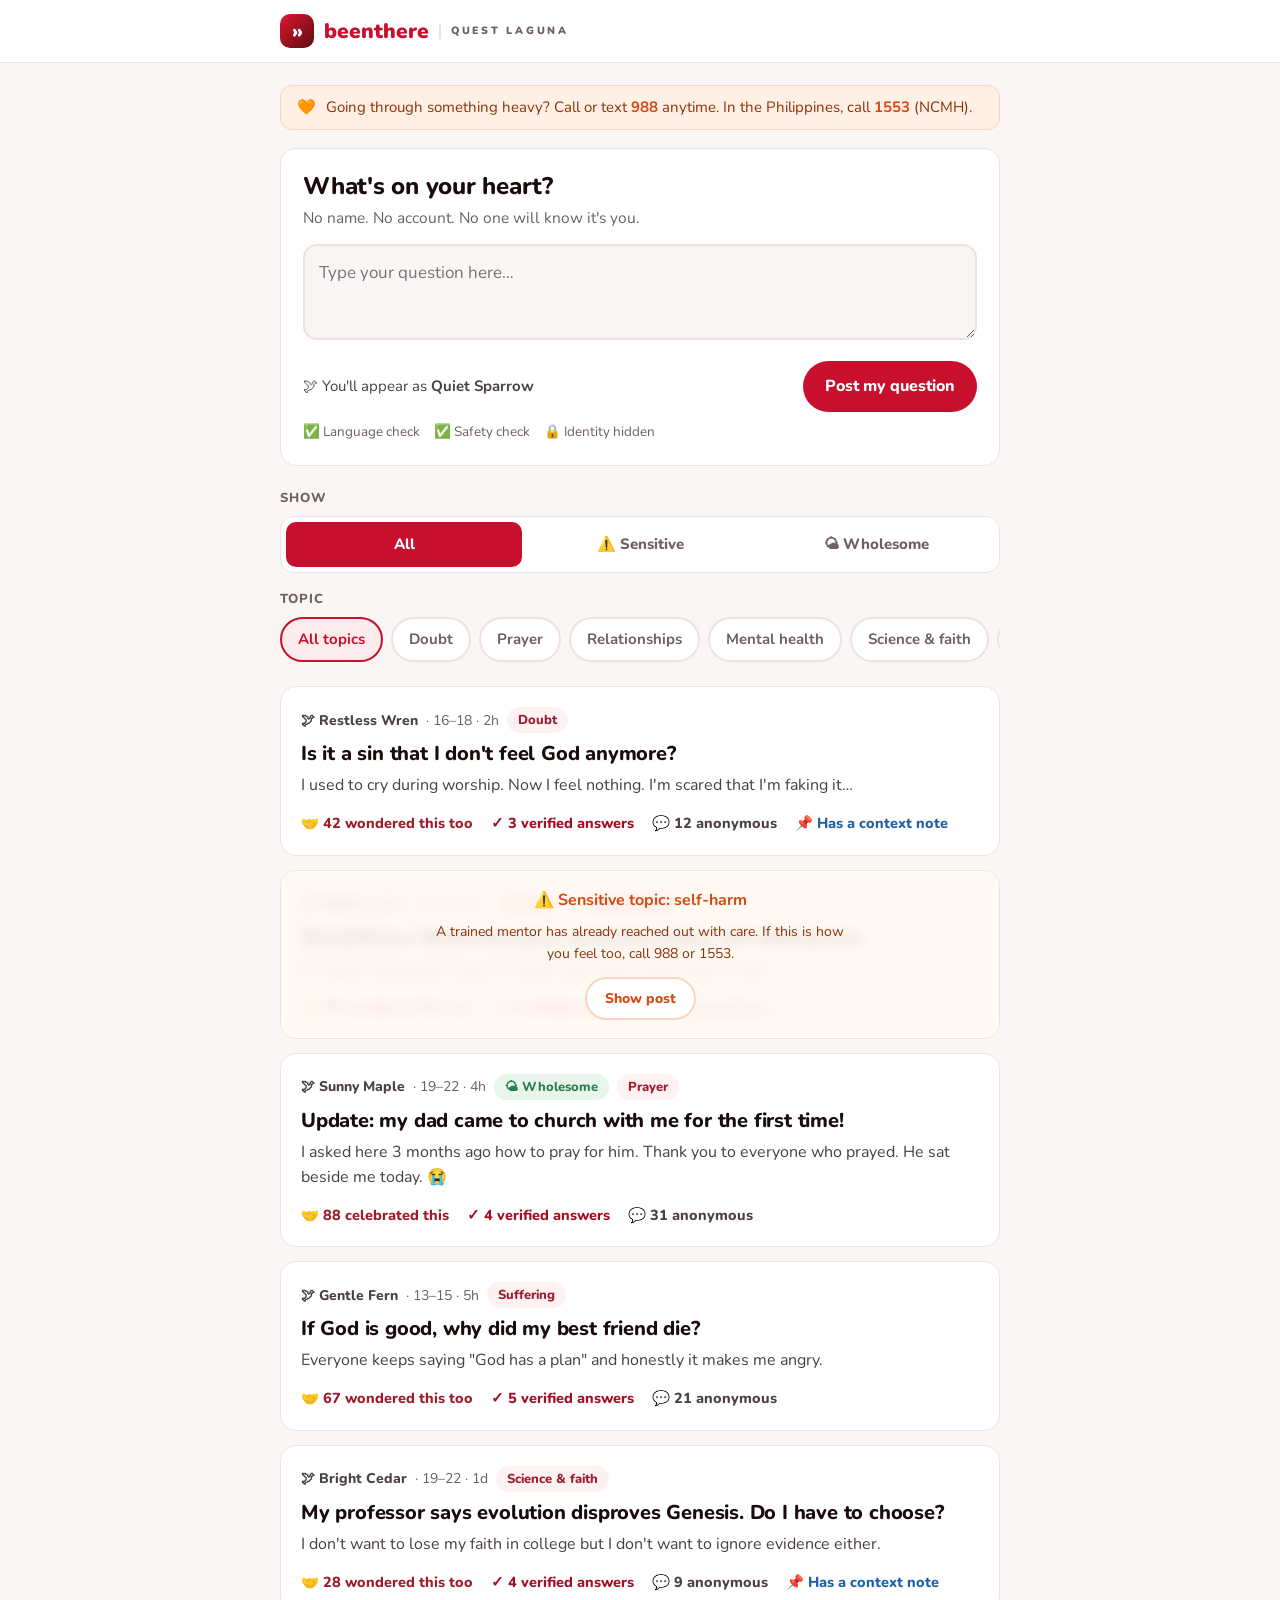
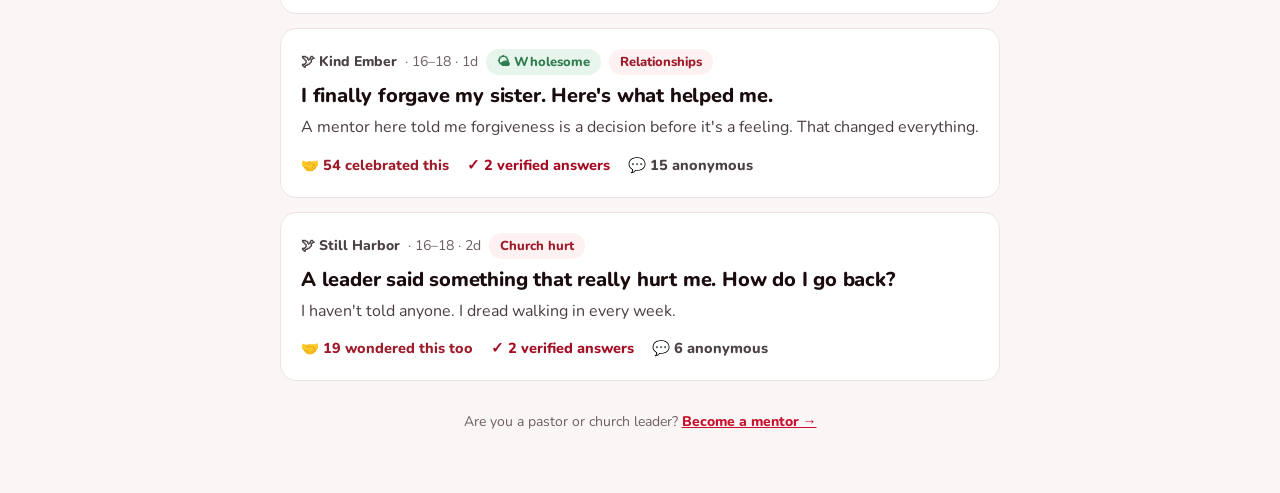
<file: forum/index.html>
<!DOCTYPE html>
<html lang="en">
<head>
<meta charset="UTF-8">
<meta name="viewport" content="width=device-width, initial-scale=1.0">
<title>Forum · Been There · Quest Laguna</title>
<link rel="stylesheet" href="/assets/app.css">
</head>
<body>

<header class="header"><div class="header-in">
  <a class="logo" href="/forum/"><div class="logo-mark">»</div>beenthere<span class="church">QUEST LAGUNA</span></a>
</div></header>

<div class="wrap">
  <div class="help-bar">🧡 <span>Going through something heavy? Call or text <b>988</b> anytime. In the Philippines, call <b>1553</b> (NCMH).</span></div>

  <div class="card ask">
    <h1>What's on your heart?</h1>
    <p class="sub">No name. No account. No one will know it's you.</p>
    <textarea class="field" id="askText" placeholder="Type your question here…"></textarea>
    <div class="blocked" id="askBlocked">🚫 <b>This can't be posted yet.</b> Please remove inappropriate language. You can still say exactly how you feel, just in different words.</div>
    <div class="posted" id="askPosted">✓ Posted anonymously. Mentors who've been there will be notified.</div>
    <div class="ask-foot">
      <span class="who">🕊 You'll appear as <b>Quiet Sparrow</b></span>
      <button class="btn btn-red" id="askBtn">Post my question</button>
    </div>
    <div class="checks"><span>✅ Language check</span><span>✅ Safety check</span><span>🔒 Identity hidden</span></div>
  </div>

  <div class="filter-label">Show</div>
  <div class="seg" id="kindFilter">
    <button class="active" data-kind="all">All</button>
    <button data-kind="sensitive">⚠️ Sensitive</button>
    <button data-kind="wholesome">🌤 Wholesome</button>
  </div>

  <div class="filter-label">Topic</div>
  <div class="chips" id="topicFilter">
    <button class="chip active" data-topic="all">All topics</button>
    <button class="chip" data-topic="doubt">Doubt</button>
    <button class="chip" data-topic="prayer">Prayer</button>
    <button class="chip" data-topic="relationships">Relationships</button>
    <button class="chip" data-topic="mental">Mental health</button>
    <button class="chip" data-topic="science">Science &amp; faith</button>
    <button class="chip" data-topic="suffering">Suffering</button>
    <button class="chip" data-topic="hurt">Church hurt</button>
  </div>

  <div id="feed">
    <a class="card post" href="/forum/post/" data-kind="normal" data-topic="doubt">
      <div class="meta"><span class="alias">🕊 Restless Wren</span>· 16–18 · 2h <span class="tag">Doubt</span></div>
      <h3>Is it a sin that I don't feel God anymore?</h3>
      <p>I used to cry during worship. Now I feel nothing. I'm scared that I'm faking it…</p>
      <div class="stats"><span class="s-m">🤝 42 wondered this too</span><span class="s-v">✓ 3 verified answers</span><span class="s-a">💬 12 anonymous</span><span class="s-n">📌 Has a context note</span></div>
    </a>

    <a class="card post" href="/forum/post/" data-kind="sensitive" data-topic="mental">
      <div class="meta"><span class="alias">🕊 Hidden Lark</span>· 16–18 · 3h <span class="tag tag-s">Sensitive</span><span class="tag">Mental health</span></div>
      <h3>Sometimes I think everyone would be better off without me</h3>
      <p>I've been feeling this way for weeks and I don't know who to tell…</p>
      <div class="stats"><span class="s-m">🤝 18 wondered this too</span><span class="s-v">✓ 2 verified answers</span><span class="s-a">💬 7 anonymous</span></div>
      <div class="veil">
        <b>⚠️ Sensitive topic: self-harm</b>
        <span>A trained mentor has already reached out with care. If this is how you feel too, call 988 or 1553.</span>
        <button class="btn" onclick="event.preventDefault();event.stopPropagation();this.parentElement.remove()">Show post</button>
      </div>
    </a>

    <a class="card post" href="/forum/post/" data-kind="wholesome" data-topic="prayer">
      <div class="meta"><span class="alias">🕊 Sunny Maple</span>· 19–22 · 4h <span class="tag tag-w">🌤 Wholesome</span><span class="tag">Prayer</span></div>
      <h3>Update: my dad came to church with me for the first time!</h3>
      <p>I asked here 3 months ago how to pray for him. Thank you to everyone who prayed. He sat beside me today. 😭</p>
      <div class="stats"><span class="s-m">🤝 88 celebrated this</span><span class="s-v">✓ 4 verified answers</span><span class="s-a">💬 31 anonymous</span></div>
    </a>

    <a class="card post" href="/forum/post/" data-kind="normal" data-topic="suffering">
      <div class="meta"><span class="alias">🕊 Gentle Fern</span>· 13–15 · 5h <span class="tag">Suffering</span></div>
      <h3>If God is good, why did my best friend die?</h3>
      <p>Everyone keeps saying "God has a plan" and honestly it makes me angry.</p>
      <div class="stats"><span class="s-m">🤝 67 wondered this too</span><span class="s-v">✓ 5 verified answers</span><span class="s-a">💬 21 anonymous</span></div>
    </a>

    <a class="card post" href="/forum/post/" data-kind="normal" data-topic="science">
      <div class="meta"><span class="alias">🕊 Bright Cedar</span>· 19–22 · 1d <span class="tag">Science &amp; faith</span></div>
      <h3>My professor says evolution disproves Genesis. Do I have to choose?</h3>
      <p>I don't want to lose my faith in college but I don't want to ignore evidence either.</p>
      <div class="stats"><span class="s-m">🤝 28 wondered this too</span><span class="s-v">✓ 4 verified answers</span><span class="s-a">💬 9 anonymous</span><span class="s-n">📌 Has a context note</span></div>
    </a>

    <a class="card post" href="/forum/post/" data-kind="wholesome" data-topic="relationships">
      <div class="meta"><span class="alias">🕊 Kind Ember</span>· 16–18 · 1d <span class="tag tag-w">🌤 Wholesome</span><span class="tag">Relationships</span></div>
      <h3>I finally forgave my sister. Here's what helped me.</h3>
      <p>A mentor here told me forgiveness is a decision before it's a feeling. That changed everything.</p>
      <div class="stats"><span class="s-m">🤝 54 celebrated this</span><span class="s-v">✓ 2 verified answers</span><span class="s-a">💬 15 anonymous</span></div>
    </a>

    <a class="card post" href="/forum/post/" data-kind="normal" data-topic="hurt">
      <div class="meta"><span class="alias">🕊 Still Harbor</span>· 16–18 · 2d <span class="tag">Church hurt</span></div>
      <h3>A leader said something that really hurt me. How do I go back?</h3>
      <p>I haven't told anyone. I dread walking in every week.</p>
      <div class="stats"><span class="s-m">🤝 19 wondered this too</span><span class="s-v">✓ 2 verified answers</span><span class="s-a">💬 6 anonymous</span></div>
    </a>

    <div class="empty" id="empty">No posts match these filters yet.</div>
  </div>

  <p class="small" style="text-align:center;margin-top:30px">Are you a pastor or church leader? <a href="/mentors/" style="color:var(--red);font-weight:800">Become a mentor →</a></p>
</div>

<script src="/assets/moderation.js"></script>
<script>
  // two-level filter: kind (All / Sensitive / Wholesome) + topic
  let kind = 'all', topic = 'all';
  const applyFilters = () => {
    let shown = 0;
    document.querySelectorAll('#feed .post').forEach(p => {
      const ok = (kind === 'all' || p.dataset.kind === kind) && (topic === 'all' || p.dataset.topic === topic);
      p.style.display = ok ? '' : 'none'; if (ok) shown++;
    });
    document.getElementById('empty').style.display = shown ? 'none' : 'block';
  };
  document.querySelectorAll('#kindFilter button').forEach(b => b.onclick = () => {
    document.querySelectorAll('#kindFilter button').forEach(x => x.classList.remove('active'));
    b.classList.add('active'); kind = b.dataset.kind; applyFilters();
  });
  document.querySelectorAll('#topicFilter .chip').forEach(c => c.onclick = () => {
    document.querySelectorAll('#topicFilter .chip').forEach(x => x.classList.remove('active'));
    c.classList.add('active'); topic = c.dataset.topic; applyFilters();
  });

  // posting a clean question adds it to the top of the feed
  guardInput('askText', 'askBtn', 'askBlocked', area => {
    const el = document.createElement('div');
    el.className = 'card post'; el.dataset.kind = 'normal'; el.dataset.topic = 'all';
    el.innerHTML = '<div class="meta"><span class="alias">🕊 Quiet Sparrow (you)</span>· just now <span class="tag">Waiting for mentors</span></div><h3></h3>' +
      '<div class="stats"><span class="s-m">🤝 0 wondered this too</span><span class="s-v">✓ 0 verified answers</span><span class="s-a">💬 0 anonymous</span></div>';
    el.querySelector('h3').textContent = area.value.trim();
    document.getElementById('feed').prepend(el);
    area.value = '';
    document.getElementById('askPosted').classList.add('show');
    setTimeout(() => document.getElementById('askPosted').classList.remove('show'), 4000);
  });
</script>
</body>
</html>
</file>
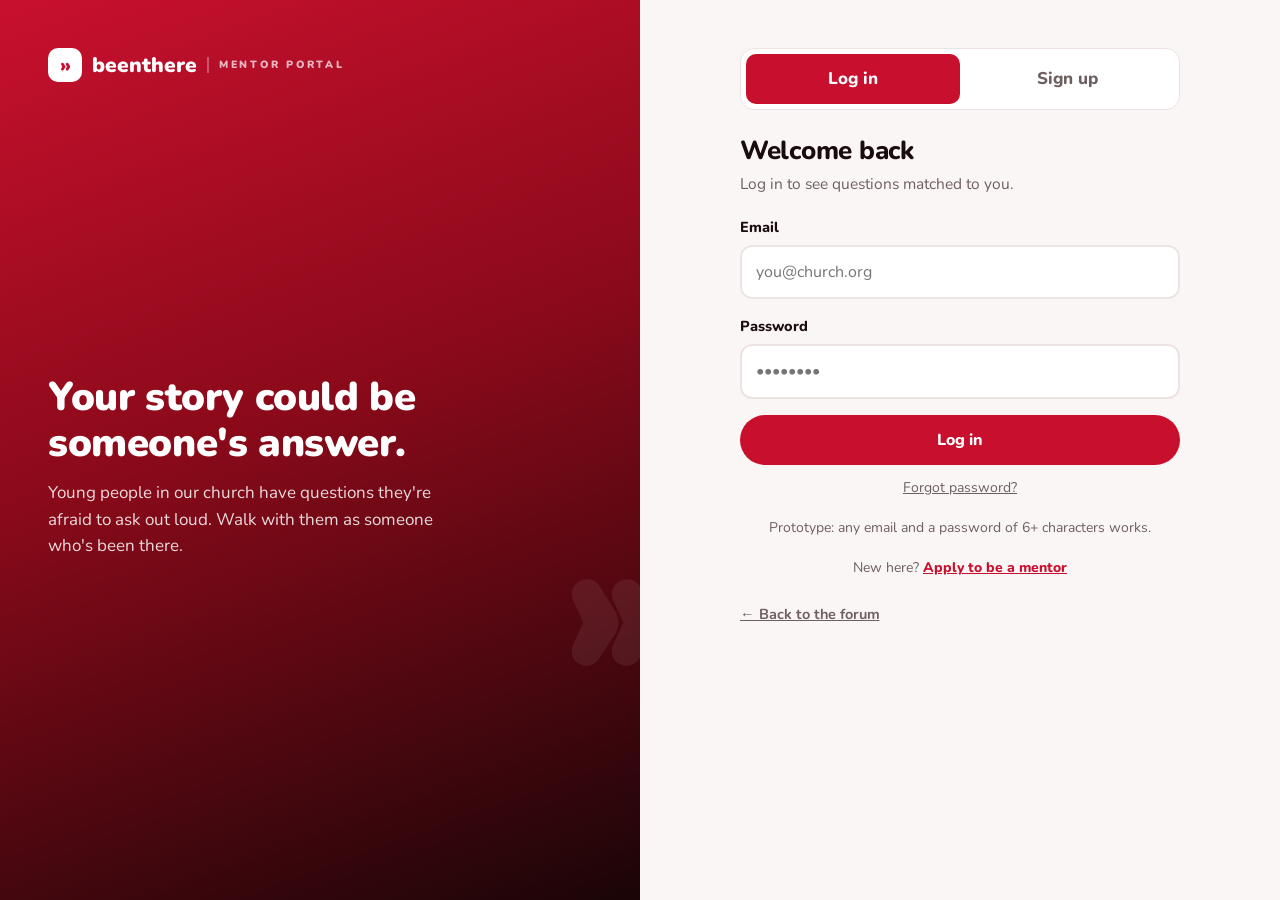
<file: mentors/index.html>
<!DOCTYPE html>
<html lang="en">
<head>
<meta charset="UTF-8">
<meta name="viewport" content="width=device-width, initial-scale=1.0">
<title>Mentor Portal · Been There · Quest Laguna</title>
<link rel="stylesheet" href="/assets/app.css">
</head>
<body>

<div class="auth">
  <!-- left: brand panel -->
  <aside class="auth-side">
    <a class="logo" href="/mentors/"><div class="logo-mark">»</div>beenthere<span class="church">MENTOR PORTAL</span></a>
    <div>
      <h1>Your story could be someone's answer.</h1>
      <p>Young people in our church have questions they're afraid to ask out loud. Walk with them as someone who's been there.</p>
    </div>
    <div class="chev">›››</div>
  </aside>

  <!-- right: forms -->
  <main class="auth-main">
    <div class="auth-box">
      <div class="auth-tabs" id="authTabs">
        <button class="active" data-form="login">Log in</button>
        <button data-form="signup">Sign up</button>
      </div>

      <!-- LOG IN -->
      <form class="form active" id="form-login" novalidate>
        <h2>Welcome back</h2>
        <p class="lead">Log in to see questions matched to you.</p>
        <div class="err" id="loginErr"></div>
        <div class="fld"><label for="lEmail">Email</label><input id="lEmail" type="email" placeholder="you@church.org" autocomplete="username"></div>
        <div class="fld"><label for="lPass">Password</label><input id="lPass" type="password" placeholder="••••••••" autocomplete="current-password"></div>
        <button class="btn btn-red full" type="submit">Log in</button>
        <p class="small" style="margin-top:12px;text-align:center"><a href="#">Forgot password?</a></p>
        <div class="divider">Prototype: any email and a password of 6+ characters works.</div>
        <p class="small" style="text-align:center">New here? <a href="#" data-switch="signup" style="color:var(--red);font-weight:800">Apply to be a mentor</a></p>
      </form>

      <!-- SIGN UP -->
      <form class="form" id="form-signup" novalidate>
        <div id="signupFields">
          <h2>Become a mentor</h2>
          <p class="lead">Every mentor is verified by their church before they can answer.</p>
          <div class="err" id="signupErr"></div>

          <div class="fld"><label for="sName">Full name</label><input id="sName" placeholder="e.g. Daniel Mendoza"></div>
          <div class="fld"><label for="sEmail">Email</label><input id="sEmail" type="email" placeholder="you@church.org" autocomplete="username"></div>
          <div class="fld"><label for="sPass">Password</label><input id="sPass" type="password" placeholder="At least 6 characters" autocomplete="new-password"></div>

          <div class="row2">
            <div class="fld"><label for="sChurch">Church / ministry</label>
              <select id="sChurch"><option value="">Choose…</option><option>Quest Laguna</option><option>Cru</option><option>Victory</option><option>CCF</option><option>Other</option></select>
            </div>
            <div class="fld"><label for="sRole">Your role</label>
              <select id="sRole"><option value="">Choose…</option><option>Pastor</option><option>Youth Leader</option><option>Small Group Leader</option><option>Counselor</option><option>Disciple / Volunteer</option></select>
            </div>
          </div>

          <div class="fld">
            <label>🌱 What have you been through?</label>
            <div class="pick" id="stories">
              <button type="button" class="chip">Doubt</button>
              <button type="button" class="chip">Feeling far from God</button>
              <button type="button" class="chip">Grief / loss</button>
              <button type="button" class="chip">Anxiety</button>
              <button type="button" class="chip">Depression</button>
              <button type="button" class="chip">Family problems</button>
              <button type="button" class="chip">Relationships</button>
              <button type="button" class="chip">Church hurt</button>
              <button type="button" class="chip">Science &amp; faith</button>
              <button type="button" class="chip">Addiction</button>
            </div>
            <div class="hint">Pick at least one. Questions are matched to these. Only the topic is shown, never details.</div>
          </div>

          <div class="fld"><label for="sEndorser">Who at your church can vouch for you?</label><input id="sEndorser" placeholder="e.g. Ptr. Mark, Senior Pastor"><div class="hint">We'll ask them to confirm you.</div></div>

          <label class="agreebox"><input type="checkbox" id="sConduct"><span>I agree to the <b>Mentor Code of Conduct</b>: answers stay public, no private messages with young people, and I'll report safety concerns.</span></label>
          <label class="agreebox"><input type="checkbox" id="sCheck"><span>I consent to a <b>background check</b> and a short safeguarding training.</span></label>

          <button class="btn btn-red full" type="submit" style="margin-top:8px">Submit application</button>
          <p class="small" style="margin-top:14px;text-align:center">Already a mentor? <a href="#" data-switch="login" style="color:var(--red);font-weight:800">Log in</a></p>
        </div>

        <!-- after submit -->
        <div class="steps-done" id="pending">
          <div class="big">🙏</div>
          <h2>Application received</h2>
          <p class="lead">Thank you for stepping up. Here's what happens next:</p>
          <div class="timeline">
            <div><span class="dot done">✓</span>Application submitted</div>
            <div><span class="dot now">2</span><span>Church endorsement from <b id="pEndorser"></b></span></div>
            <div><span class="dot next">3</span>Background check</div>
            <div><span class="dot next">4</span>15-minute safeguarding training</div>
            <div><span class="dot next">5</span>Start answering questions ✓</div>
          </div>
          <button class="btn btn-red full" type="button" id="demoApprove">Prototype: approve me and open dashboard</button>
        </div>
      </form>

      <a class="back-forum" href="/forum/">← Back to the forum</a>
    </div>
  </main>
</div>

<script>
  // already logged in → go straight to dashboard
  if (localStorage.getItem('bt_mentor')) location.replace('/mentors/dashboard/');

  const showForm = name => {
    document.querySelectorAll('#authTabs button').forEach(b => b.classList.toggle('active', b.dataset.form === name));
    document.querySelectorAll('.form').forEach(f => f.classList.toggle('active', f.id === 'form-' + name));
  };
  document.querySelectorAll('#authTabs button').forEach(b => b.onclick = () => showForm(b.dataset.form));
  document.querySelectorAll('[data-switch]').forEach(a => a.onclick = e => { e.preventDefault(); showForm(a.dataset.switch); });
  if (location.hash === '#signup') showForm('signup');

  const fail = (id, msg) => { const e = document.getElementById(id); e.textContent = msg; e.classList.add('show'); };
  const emailOk = v => /^[^\s@]+@[^\s@]+\.[^\s@]+$/.test(v);
  const save = mentor => { localStorage.setItem('bt_mentor', JSON.stringify(mentor)); location.href = '/mentors/dashboard/'; };

  // LOG IN (prototype: no real backend)
  document.getElementById('form-login').onsubmit = e => {
    e.preventDefault();
    const email = document.getElementById('lEmail').value.trim(), pass = document.getElementById('lPass').value;
    if (!emailOk(email)) return fail('loginErr', 'Please enter a valid email.');
    if (pass.length < 6) return fail('loginErr', 'Password must be at least 6 characters.');
    save({ name: 'Pastor Daniel M.', church: 'Quest Laguna', role: 'Youth Pastor',
           stories: ['Feeling far from God', 'Grief / loss', 'Anxiety'] });
  };

  // SIGN UP
  document.querySelectorAll('#stories .chip').forEach(c => c.onclick = () => c.classList.toggle('active'));
  let applicant = null;
  document.getElementById('form-signup').onsubmit = e => {
    e.preventDefault();
    const v = id => document.getElementById(id).value.trim();
    const stories = [...document.querySelectorAll('#stories .chip.active')].map(c => c.textContent);
    if (!v('sName')) return fail('signupErr', 'Please enter your full name.');
    if (!emailOk(v('sEmail'))) return fail('signupErr', 'Please enter a valid email.');
    if (document.getElementById('sPass').value.length < 6) return fail('signupErr', 'Password must be at least 6 characters.');
    if (!v('sChurch') || !v('sRole')) return fail('signupErr', 'Please choose your church and role.');
    if (!stories.length) return fail('signupErr', 'Pick at least one thing you\'ve been through.');
    if (!v('sEndorser')) return fail('signupErr', 'Please tell us who can vouch for you.');
    if (!document.getElementById('sConduct').checked || !document.getElementById('sCheck').checked)
      return fail('signupErr', 'Please agree to the Code of Conduct and background check.');
    applicant = { name: v('sName'), church: v('sChurch'), role: v('sRole'), stories };
    document.getElementById('pEndorser').textContent = v('sEndorser');
    document.getElementById('signupFields').style.display = 'none';
    document.getElementById('pending').classList.add('show');
    document.getElementById('authTabs').style.display = 'none';
  };
  document.getElementById('demoApprove').onclick = () => save(applicant);
</script>
</body>
</html>
</file>
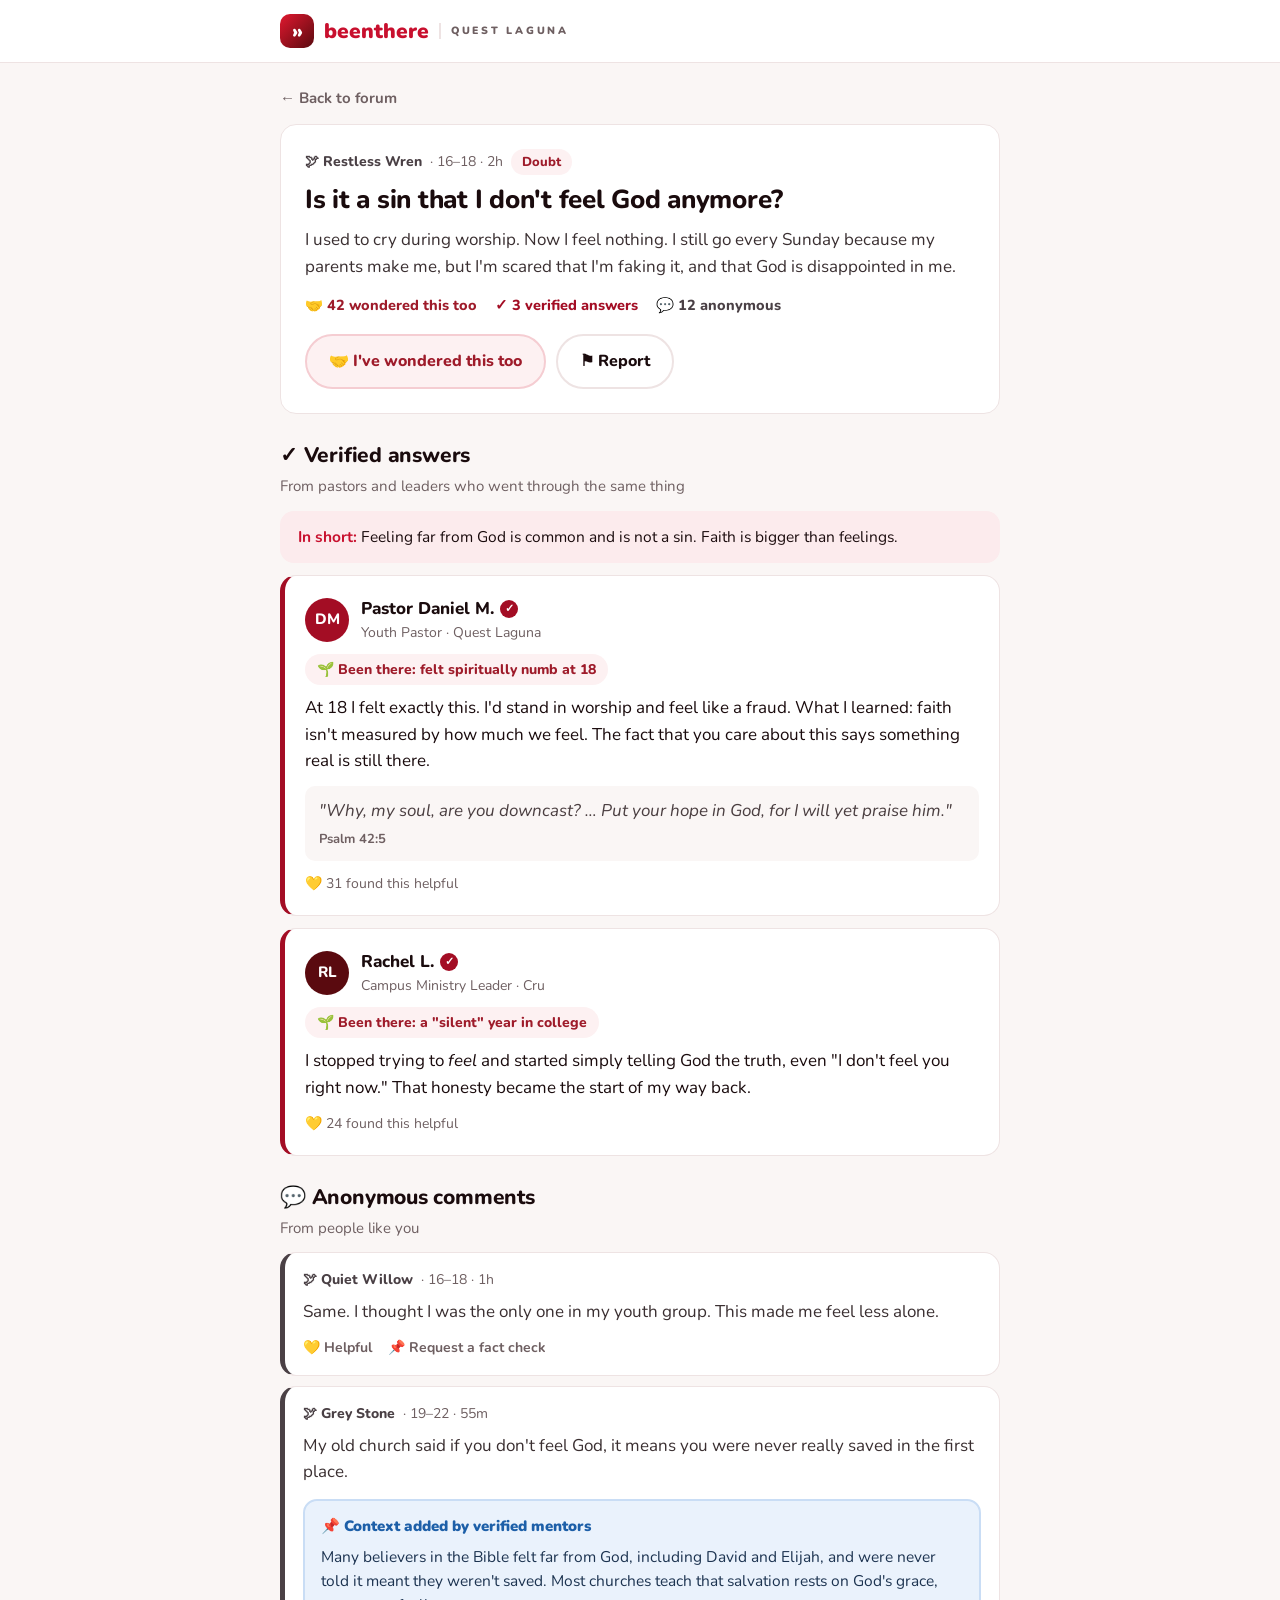
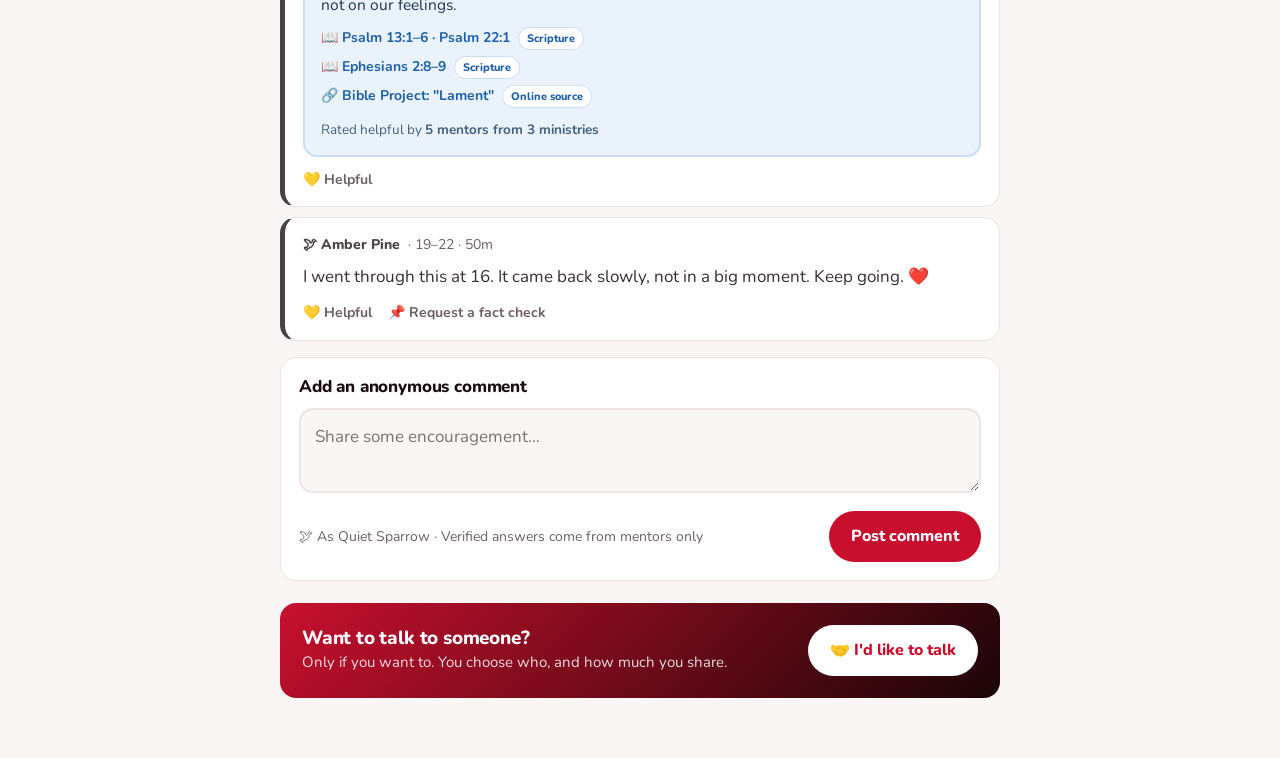
<file: forum/post/index.html>
<!DOCTYPE html>
<html lang="en">
<head>
<meta charset="UTF-8">
<meta name="viewport" content="width=device-width, initial-scale=1.0">
<title>Is it a sin that I don't feel God anymore? · Been There</title>
<link rel="stylesheet" href="/assets/app.css">
</head>
<body>

<header class="header"><div class="header-in">
  <a class="logo" href="/forum/"><div class="logo-mark">»</div>beenthere<span class="church">QUEST LAGUNA</span></a>
</div></header>

<div class="wrap">
  <a class="back" href="/forum/">← Back to forum</a>

  <div class="card q">
    <div class="meta"><span class="alias">🕊 Restless Wren</span>· 16–18 · 2h <span class="tag">Doubt</span></div>
    <h1>Is it a sin that I don't feel God anymore?</h1>
    <p>I used to cry during worship. Now I feel nothing. I still go every Sunday because my parents make me, but I'm scared that I'm faking it, and that God is disappointed in me.</p>
    <div class="stats"><span class="s-m">🤝 <span class="wc">42</span> wondered this too</span><span class="s-v">✓ 3 verified answers</span><span class="s-a">💬 12 anonymous</span></div>
    <div class="q-actions">
      <button class="btn wonder" id="wonderBtn">🤝 I've wondered this too</button>
      <button class="btn btn-line">⚑ Report</button>
    </div>
  </div>

  <div class="section"><h2>✓ Verified answers</h2></div>
  <p class="section-sub">From pastors and leaders who went through the same thing</p>

  <div class="agree"><b>In short:</b> Feeling far from God is common and is not a sin. Faith is bigger than feelings.</div>

  <div class="card answer">
    <div class="mentor">
      <div class="av" style="background:#A30D24">DM</div>
      <div><div class="m-name">Pastor Daniel M. <span class="check">✓</span></div><div class="m-role">Youth Pastor · Quest Laguna</div></div>
    </div>
    <div class="been">🌱 Been there: felt spiritually numb at 18</div>
    <p>At 18 I felt exactly this. I'd stand in worship and feel like a fraud. What I learned: faith isn't measured by how much we feel. The fact that you care about this says something real is still there.</p>
    <div class="verse">"Why, my soul, are you downcast? … Put your hope in God, for I will yet praise him."<b>Psalm 42:5</b></div>
    <div class="foot"><span>💛 31 found this helpful</span></div>
  </div>

  <div class="card answer">
    <div class="mentor">
      <div class="av" style="background:#5A0A0F">RL</div>
      <div><div class="m-name">Rachel L. <span class="check">✓</span></div><div class="m-role">Campus Ministry Leader · Cru</div></div>
    </div>
    <div class="been">🌱 Been there: a "silent" year in college</div>
    <p>I stopped trying to <i>feel</i> and started simply telling God the truth, even "I don't feel you right now." That honesty became the start of my way back.</p>
    <div class="foot"><span>💛 24 found this helpful</span></div>
  </div>

  <div class="section"><h2>💬 Anonymous comments</h2></div>
  <p class="section-sub">From people like you</p>

  <div id="comments">
    <div class="card comment">
      <div class="meta"><span class="alias">🕊 Quiet Willow</span>· 16–18 · 1h</div>
      <p>Same. I thought I was the only one in my youth group. This made me feel less alone.</p>
      <div class="foot"><button>💛 Helpful</button><button class="fc">📌 Request a fact check</button></div>
    </div>

    <div class="card comment">
      <div class="meta"><span class="alias">🕊 Grey Stone</span>· 19–22 · 55m</div>
      <p>My old church said if you don't feel God, it means you were never really saved in the first place.</p>
      <div class="cnote">
        <div class="cnote-h">📌 Context added by verified mentors</div>
        <p>Many believers in the Bible felt far from God, including David and Elijah, and were never told it meant they weren't saved. Most churches teach that salvation rests on God's grace, not on our feelings.</p>
        <div class="src">
          <a href="#">📖 Psalm 13:1–6 · Psalm 22:1 <span>Scripture</span></a>
          <a href="#">📖 Ephesians 2:8–9 <span>Scripture</span></a>
          <a href="#">🔗 Bible Project: "Lament" <span>Online source</span></a>
        </div>
        <div class="cnote-f"><span>Rated helpful by <b>5 mentors from 3 ministries</b></span></div>
      </div>
      <div class="foot"><button>💛 Helpful</button></div>
    </div>

    <div class="card comment">
      <div class="meta"><span class="alias">🕊 Amber Pine</span>· 19–22 · 50m</div>
      <p>I went through this at 16. It came back slowly, not in a big moment. Keep going. ❤️</p>
      <div class="foot"><button>💛 Helpful</button><button class="fc">📌 Request a fact check</button></div>
    </div>
  </div>

  <div class="card reply">
    <h3>Add an anonymous comment</h3>
    <textarea class="field" id="replyText" placeholder="Share some encouragement…" style="min-height:80px"></textarea>
    <div class="blocked" id="replyBlocked">🚫 <b>This can't be posted yet.</b> Please remove inappropriate language.</div>
    <div class="row">
      <span class="small">🕊 As Quiet Sparrow · Verified answers come from mentors only</span>
      <button class="btn btn-red" id="replyBtn">Post comment</button>
    </div>
  </div>

  <div class="card talk">
    <div><h3>Want to talk to someone?</h3><p>Only if you want to. You choose who, and how much you share.</p></div>
    <button class="btn btn-white">🤝 I'd like to talk</button>
  </div>
</div>

<script src="/assets/moderation.js"></script>
<script>
  const wb = document.getElementById('wonderBtn');
  wb.onclick = () => { wb.classList.toggle('on'); document.querySelector('.wc').textContent = wb.classList.contains('on') ? 43 : 42; };

  document.querySelectorAll('.fc').forEach(b => b.onclick = () => { b.textContent = '📌 Sent to mentors for review'; b.disabled = true; });

  guardInput('replyText', 'replyBtn', 'replyBlocked', area => {
    const el = document.createElement('div');
    el.className = 'card comment';
    el.innerHTML = '<div class="meta"><span class="alias">🕊 Quiet Sparrow (you)</span>· just now</div><p></p>';
    el.querySelector('p').textContent = area.value.trim();
    document.getElementById('comments').append(el);
    area.value = '';
  });
</script>
</body>
</html>
</file>
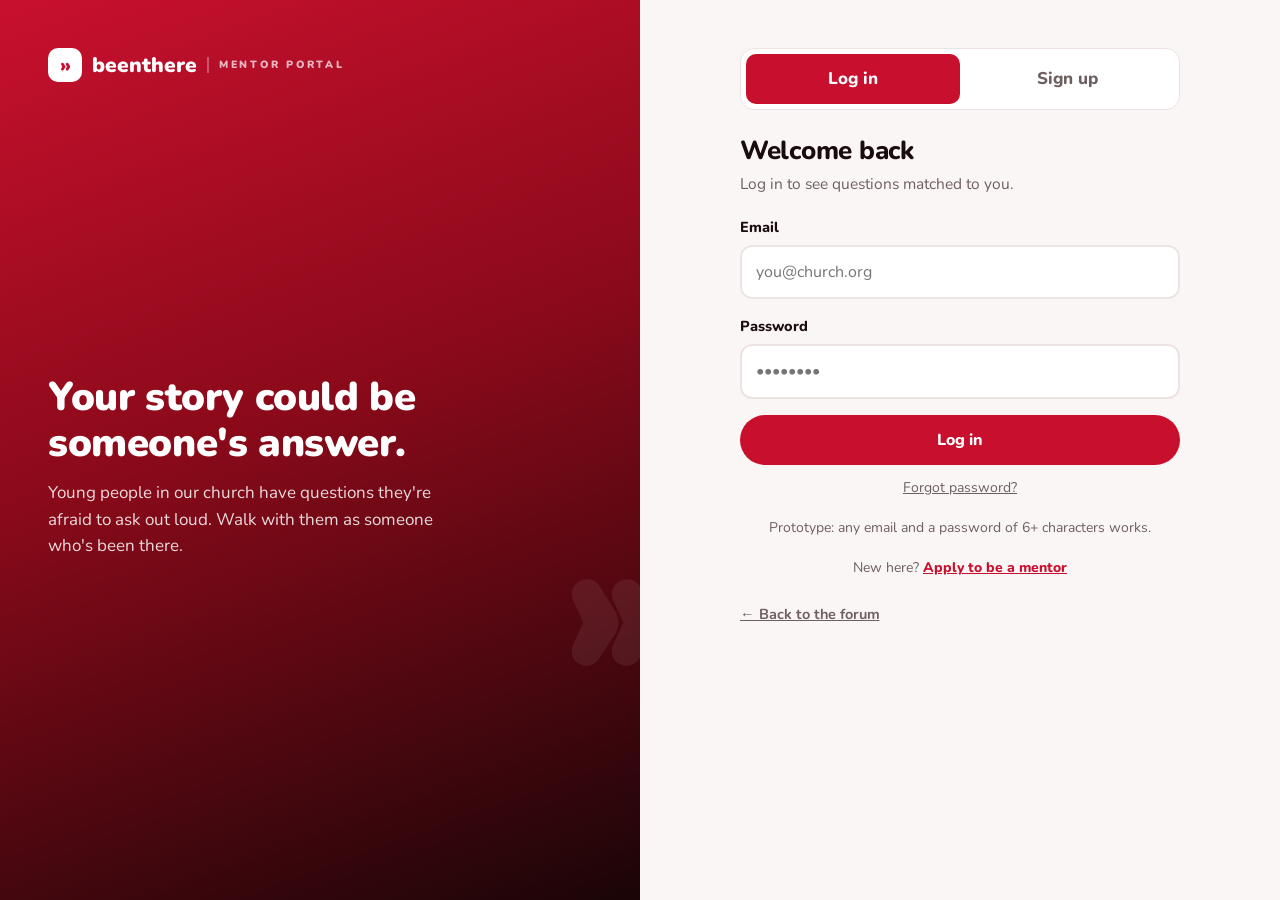
<file: mentors/dashboard/index.html>
<!DOCTYPE html>
<html lang="en">
<head>
<meta charset="UTF-8">
<meta name="viewport" content="width=device-width, initial-scale=1.0">
<title>Dashboard · Mentor Portal · Been There</title>
<link rel="stylesheet" href="/assets/app.css">
<script>
  // prototype: ?demo=1 signs in a sample mentor (used for presentation screenshots)
  if (new URLSearchParams(location.search).has('demo'))
    localStorage.setItem('bt_mentor', JSON.stringify({ name:'Pastor Daniel M.', church:'Quest Laguna', role:'Youth Pastor',
      stories:['Feeling far from God','Grief / loss','Anxiety','Doubt'] }));
  // route guard: mentors only
  const mentor = JSON.parse(localStorage.getItem('bt_mentor') || 'null');
  if (!mentor) location.replace('/mentors/');
</script>
</head>
<body>

<header class="header"><div class="header-in wide">
  <a class="logo" href="/mentors/dashboard/"><div class="logo-mark">»</div>beenthere<span class="church">MENTOR PORTAL</span></a>
  <div class="user">
    <span class="badge-v">✓ Verified mentor</span>
    <div class="av" style="background:#A30D24" id="uInitials"></div>
    <button class="logout" id="logout">Log out</button>
  </div>
</div></header>

<div class="m-wrap">
  <div class="m-hello">
    <div>
      <h1 id="hello"></h1>
      <p id="storiesLine"></p>
    </div>
    <span class="small" id="roleLine"></span>
  </div>

  <div class="m-tabs">
    <button class="m-tab urgent" data-pane="care"><span class="n">1</span><span class="l">⚠️ Needs care now</span></button>
    <button class="m-tab active" data-pane="matched"><span class="n" id="matchedCount">0</span><span class="l">📥 Matched to you</span></button>
    <button class="m-tab" data-pane="notes"><span class="n">2</span><span class="l">📌 Fact checks</span></button>
    <button class="m-tab" data-pane="blocked"><span class="n">3</span><span class="l">🚫 Blocked posts</span></button>
  </div>

  <!-- needs care -->
  <div class="m-pane" id="pane-care">
    <p class="section-sub">Flagged for possible self-harm or abuse. These skip normal matching and go to every trained mentor.</p>
    <div class="card m-item" style="border-left:5px solid var(--warn)">
      <div>
        <span class="flag">⚠️ Possible self-harm</span>
        <h3>Sometimes I think everyone would be better off without me</h3>
        <div class="small">Crisis resources (988 / 1553) were shown to the person automatically · 3h ago</div>
      </div>
      <button class="btn btn-red">Respond with care</button>
    </div>
  </div>

  <!-- matched -->
  <div class="m-pane active" id="pane-matched">
    <p class="section-sub">Questions routed to you because of what you've been through. Answers are public. No private messages.</p>
    <div id="matchedList"></div>
  </div>

  <!-- fact checks -->
  <div class="m-pane" id="pane-notes">
    <p class="section-sub">A note goes public only when mentors <b>from different ministries</b> agree it's helpful.</p>
    <div class="card" style="padding:20px;margin-bottom:14px">
      <div class="small">Flagged comment · requested by 6 readers</div>
      <p style="margin:8px 0 4px;font-style:italic">"The Bible says Christians shouldn't take medicine for depression, just pray more."</p>
      <div class="cnote">
        <div class="cnote-h">📌 Proposed context note</div>
        <p>The Bible doesn't forbid medicine. Luke was a physician, and Paul advised Timothy to take wine for his stomach. Prayer and medical care can go together. Talk to a doctor before changing any medication.</p>
        <div class="src">
          <a href="#">📖 Colossians 4:14 · 1 Timothy 5:23 <span>Scripture</span></a>
          <a href="#">🔗 WHO: Depression fact sheet <span>Online source</span></a>
        </div>
        <div class="bridge"><span>✓ Quest Laguna</span><span>✓ Cru</span><span class="wait">Waiting for 1 more ministry</span></div>
        <div class="cnote-f"><span>Is this note helpful and accurate?</span><div class="rate"><button>Yes</button><button>Somewhat</button><button>No</button></div></div>
      </div>
    </div>
    <div class="card m-item">
      <div><div class="small">Flagged comment · 3 requests</div><h3>"Dinosaurs were made up to test our faith."</h3></div>
      <button class="btn btn-line">Write a note</button>
    </div>
  </div>

  <!-- blocked -->
  <div class="m-pane" id="pane-blocked">
    <p class="section-sub">Stopped automatically for profanity. They never appeared publicly, and the writer was asked to rephrase.</p>
    <div class="card blocked-row"><div><span class="tag tag-s">Profanity</span><p style="margin-top:6px">"Why does church feel so <span class="blur-word">xxxxx</span> fake?"</p><div class="small">Rephrased and reposted ✓</div></div></div>
    <div class="card blocked-row"><div><span class="tag tag-s">Profanity</span><p style="margin-top:6px">"My <span class="blur-word">xxxxxx</span> friends keep laughing at me for praying"</p><div class="small">Not reposted</div></div><button class="btn btn-line">Review</button></div>
    <div class="card blocked-row"><div><span class="tag tag-s">Profanity · Tagalog</span><p style="margin-top:6px">"<span class="blur-word">xxxxxxx</span>, bakit ang hirap magdasal"</p><div class="small">Rephrased and reposted ✓</div></div></div>
  </div>
</div>

<script>
  // personalize
  const initials = mentor.name.replace(/^(Pastor|Ptr\.|Fr\.)\s+/i,'').split(/\s+/).map(w => w[0]).join('').slice(0,2).toUpperCase();
  document.getElementById('uInitials').textContent = initials;
  const hour = new Date().getHours();
  document.getElementById('hello').textContent = `Good ${hour < 12 ? 'morning' : hour < 18 ? 'afternoon' : 'evening'}, ${mentor.name.split(' ').slice(0,2).join(' ')}`;
  document.getElementById('storiesLine').textContent = '🌱 Your "Been there" stories: ' + mentor.stories.join(' · ');
  document.getElementById('roleLine').textContent = `${mentor.role} · ${mentor.church}`;
  document.getElementById('logout').onclick = () => { localStorage.removeItem('bt_mentor'); location.href = '/mentors/'; };

  // question pool → matched by the mentor's stories
  const QUESTIONS = [
    { q:"Is it a sin that I don't feel God anymore?", topic:'Doubt', story:'Feeling far from God', who:'Restless Wren · 16–18', ago:'2h' },
    { q:"If God is good, why did my best friend die?", topic:'Suffering', story:'Grief / loss', who:'Gentle Fern · 13–15', ago:'5h' },
    { q:"Does having anxiety mean I don't trust God enough?", topic:'Mental health', story:'Anxiety', who:'Soft Reed · 16–18', ago:'8h' },
    { q:"What if I only believe because my parents do?", topic:'Doubt', story:'Doubt', who:'Lone Pine · 19–22', ago:'1d' },
    { q:"My professor says evolution disproves Genesis. Do I have to choose?", topic:'Science & faith', story:'Science & faith', who:'Bright Cedar · 19–22', ago:'1d' },
    { q:"My parents fight every night. Is it my fault?", topic:'Family', story:'Family problems', who:'Small Robin · 13–15', ago:'1d' },
    { q:"A leader said something that really hurt me. How do I go back?", topic:'Church hurt', story:'Church hurt', who:'Still Harbor · 16–18', ago:'2d' },
    { q:"I can't stop watching things I know are wrong. Is there hope?", topic:'Struggles', story:'Addiction', who:'Tired Oak · 16–18', ago:'2d' },
    { q:"Is it okay to date someone who isn't a Christian?", topic:'Relationships', story:'Relationships', who:'Kind Ember · 16–18', ago:'3d' },
    { q:"I feel empty all the time, even at church.", topic:'Mental health', story:'Depression', who:'Grey Dove · 19–22', ago:'3d' }
  ];
  const mine = QUESTIONS.filter(x => mentor.stories.includes(x.story));
  const list = document.getElementById('matchedList');
  document.getElementById('matchedCount').textContent = mine.length;
  if (!mine.length) list.innerHTML = '<div class="card" style="padding:24px;text-align:center" class="small">No matched questions right now. We\'ll notify you when one comes in.</div>';

  mine.forEach((x, i) => {
    const card = document.createElement('div');
    card.className = 'card m-item';
    card.innerHTML = `
      <div style="flex:1;min-width:260px">
        <div class="meta"><span class="alias">🕊 ${x.who}</span>· ${x.ago} <span class="tag">${x.topic}</span></div>
        <h3></h3>
        <div class="match">✓ Matched because you've been through: ${x.story}</div>
        <div class="editor" style="display:none">
          <textarea class="field" style="min-height:110px;margin-top:12px" placeholder="Share what you felt back then, and what helped."></textarea>
          <div class="tools"><button class="tool">📖 Add Bible verse</button><button class="tool">🔗 Add link</button></div>
          <div style="display:flex;justify-content:space-between;align-items:center;margin-top:12px;gap:10px;flex-wrap:wrap">
            <span class="small">Your answer will show your name, church and 🌱 ${x.story}</span>
            <button class="btn btn-red post-ans">✓ Post verified answer</button>
          </div>
        </div>
      </div>
      <button class="btn btn-line open">Answer</button>`;
    card.querySelector('h3').textContent = x.q;
    const ed = card.querySelector('.editor'), open = card.querySelector('.open');
    open.onclick = () => { const on = ed.style.display === 'none'; ed.style.display = on ? 'block' : 'none'; open.textContent = on ? 'Close' : 'Answer'; card.classList.toggle('open-ans', on); };
    card.querySelector('.post-ans').onclick = () => {
      if (!card.querySelector('textarea').value.trim()) return;
      card.innerHTML = '<div><div class="match">✓ Answer posted</div><h3></h3><div class="small">The asker will see it with your 🌱 Been there badge.</div></div>';
      card.querySelector('h3').textContent = x.q;
      card.classList.remove('open-ans');
    };
    list.append(card);
  });

  // tabs + note rating
  document.querySelectorAll('.m-tab').forEach(t => t.onclick = () => {
    document.querySelectorAll('.m-tab').forEach(x => x.classList.toggle('active', x === t));
    document.querySelectorAll('.m-pane').forEach(p => p.classList.toggle('active', p.id === 'pane-' + t.dataset.pane));
  });
  document.querySelectorAll('.rate').forEach(r => r.querySelectorAll('button').forEach(b => b.onclick = () => {
    r.querySelectorAll('button').forEach(x => x.classList.remove('on')); b.classList.add('on');
  }));
</script>
</body>
</html>
</file>
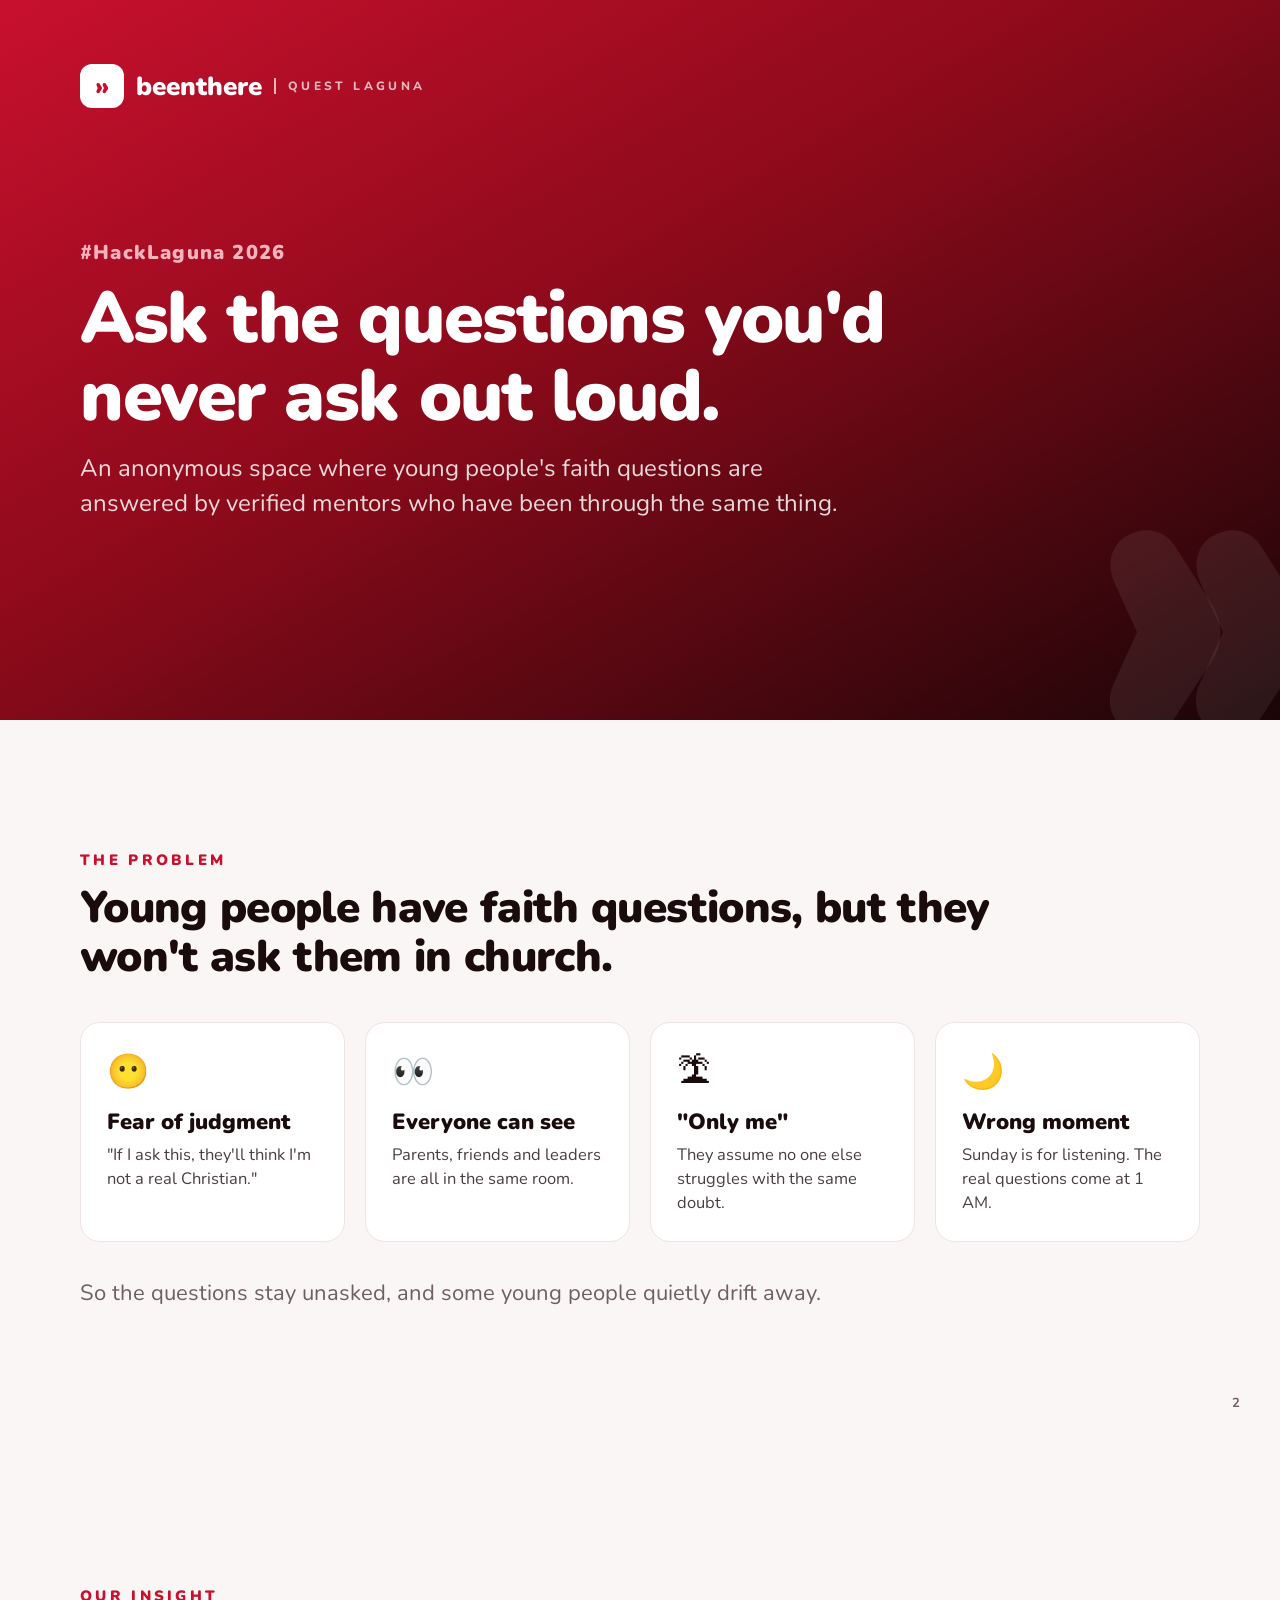
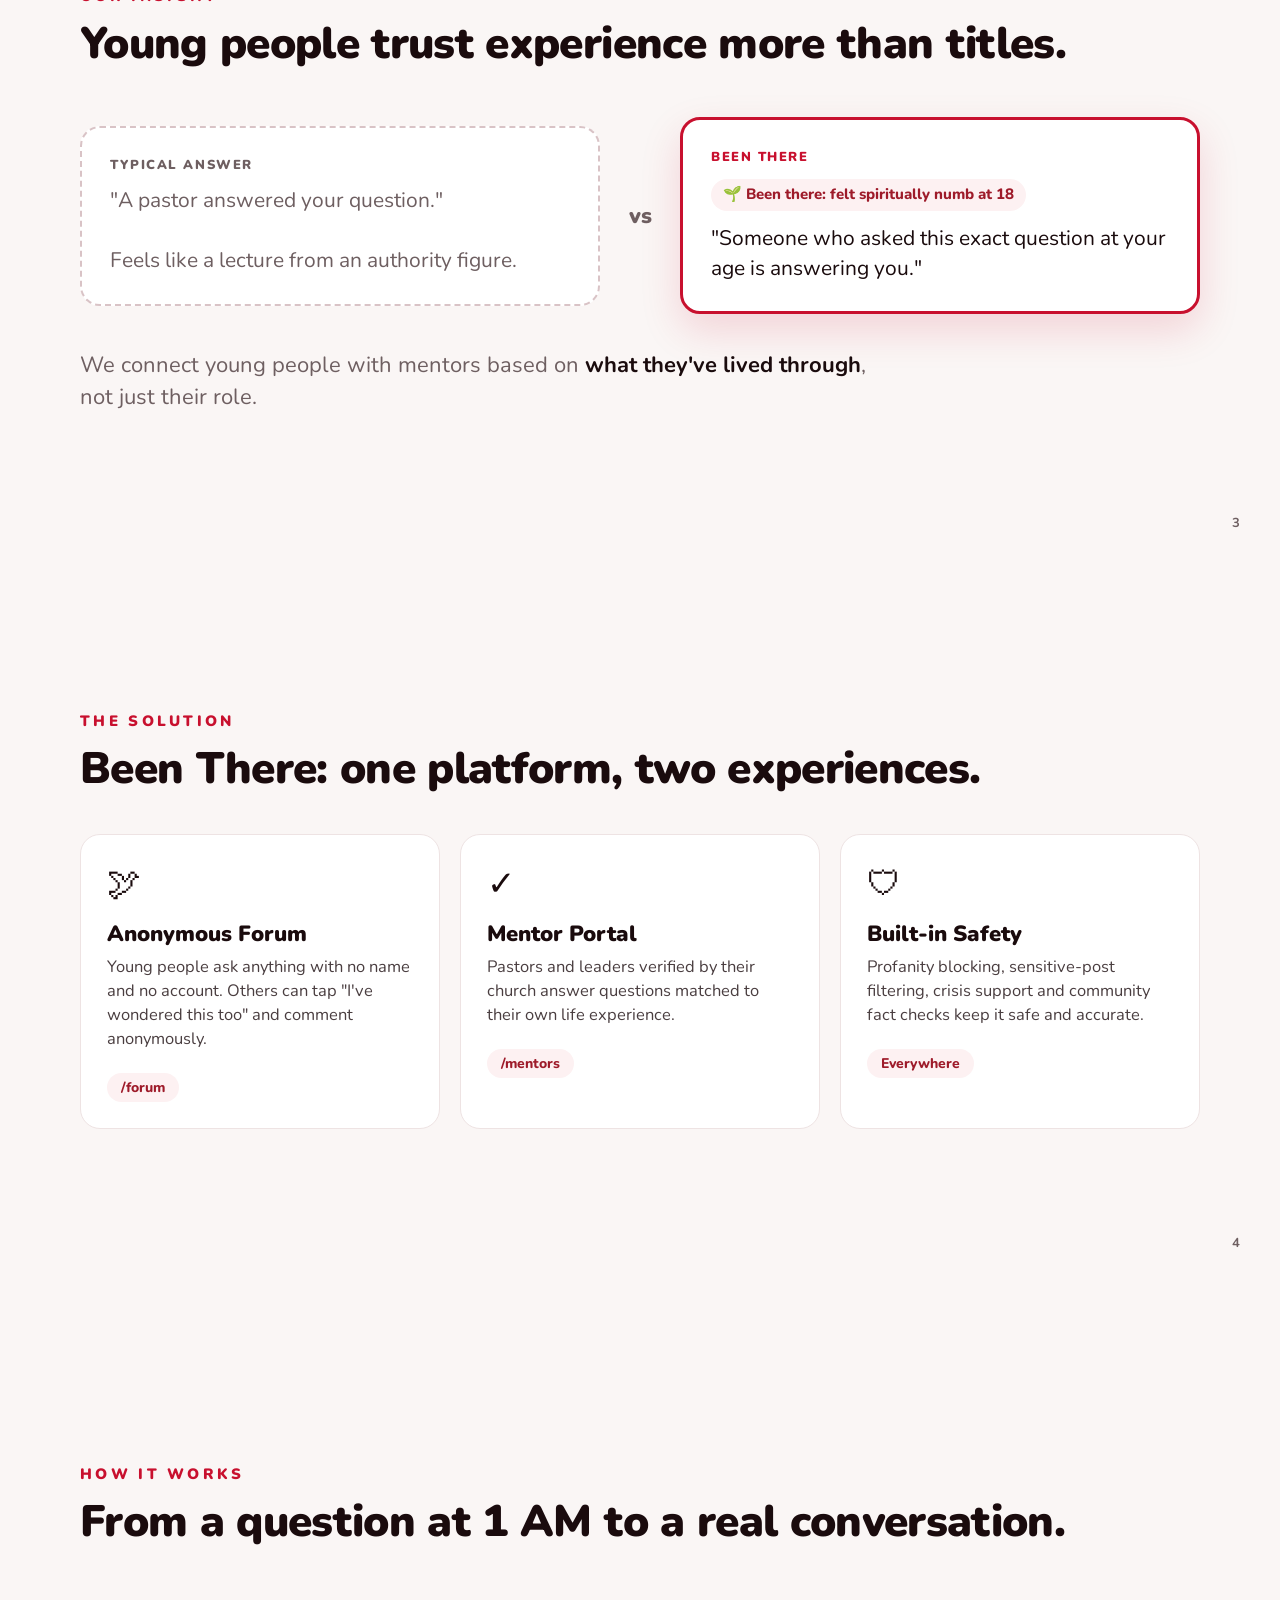
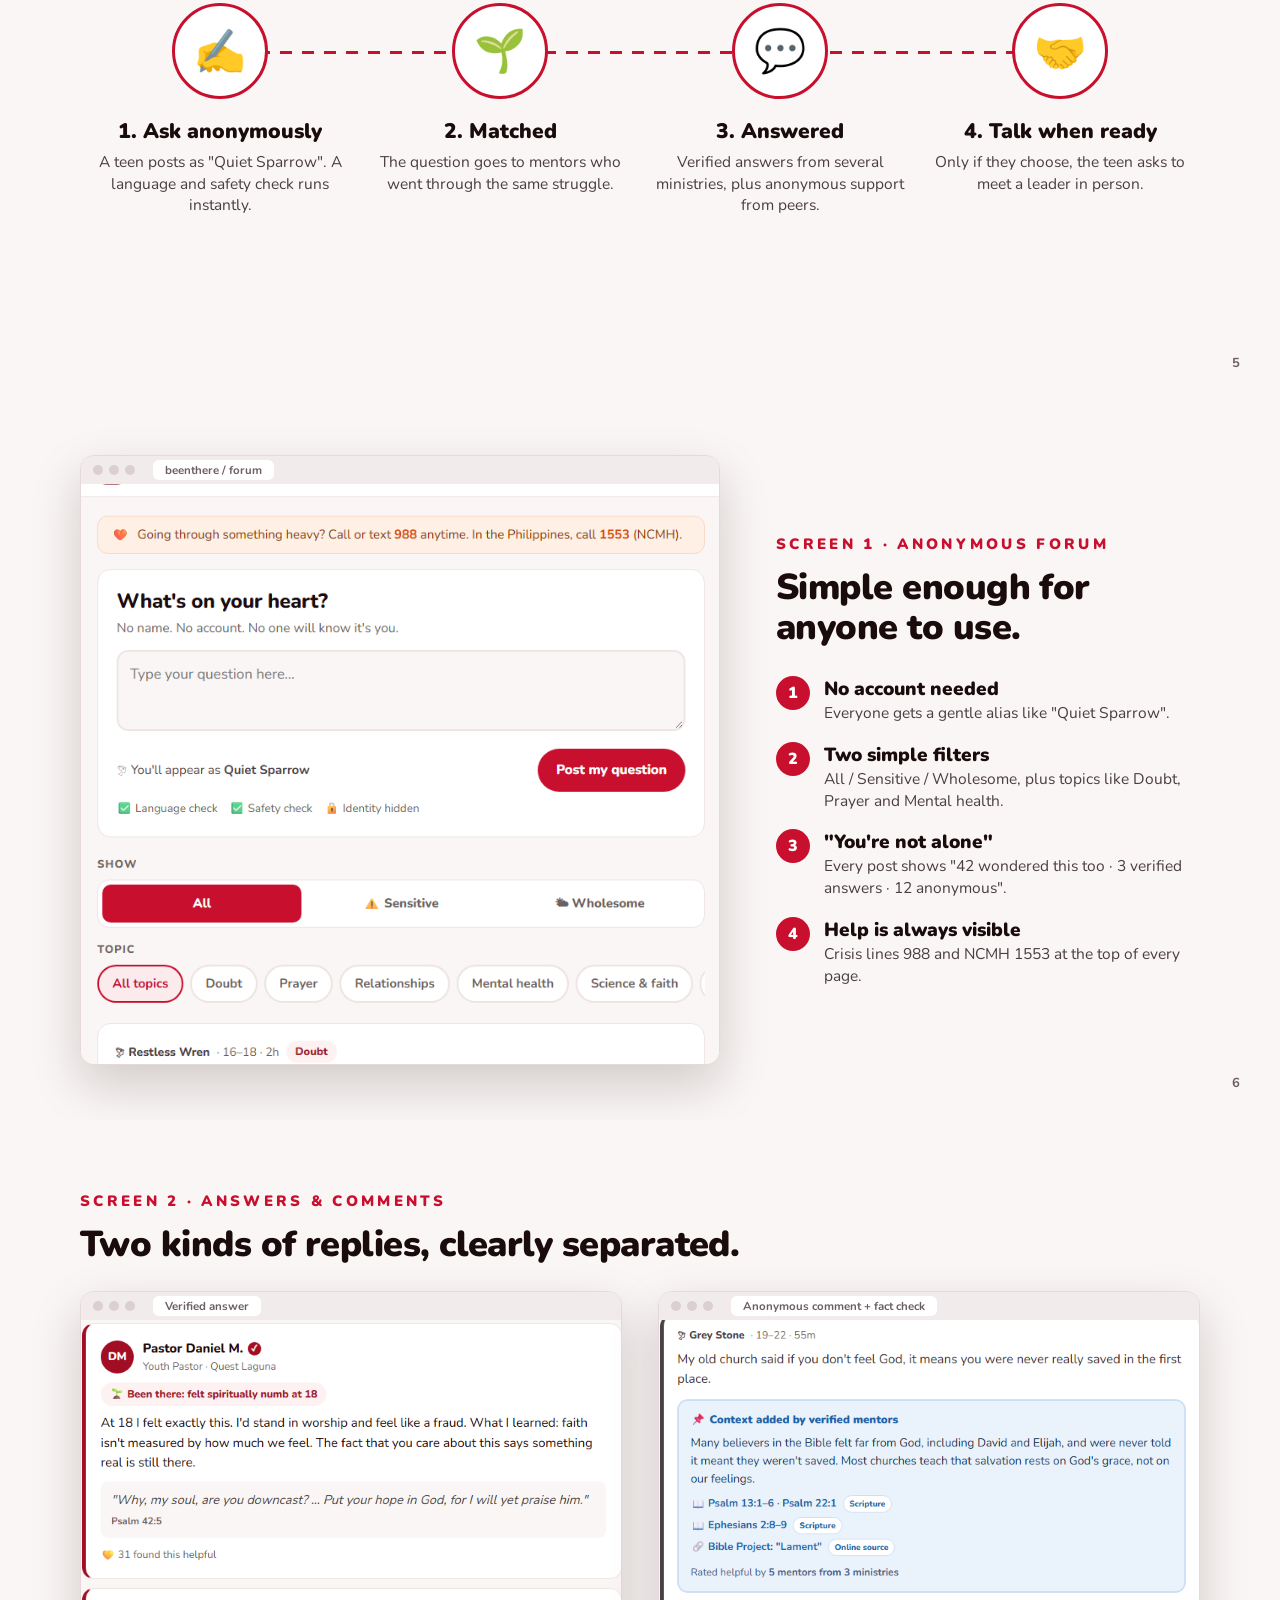
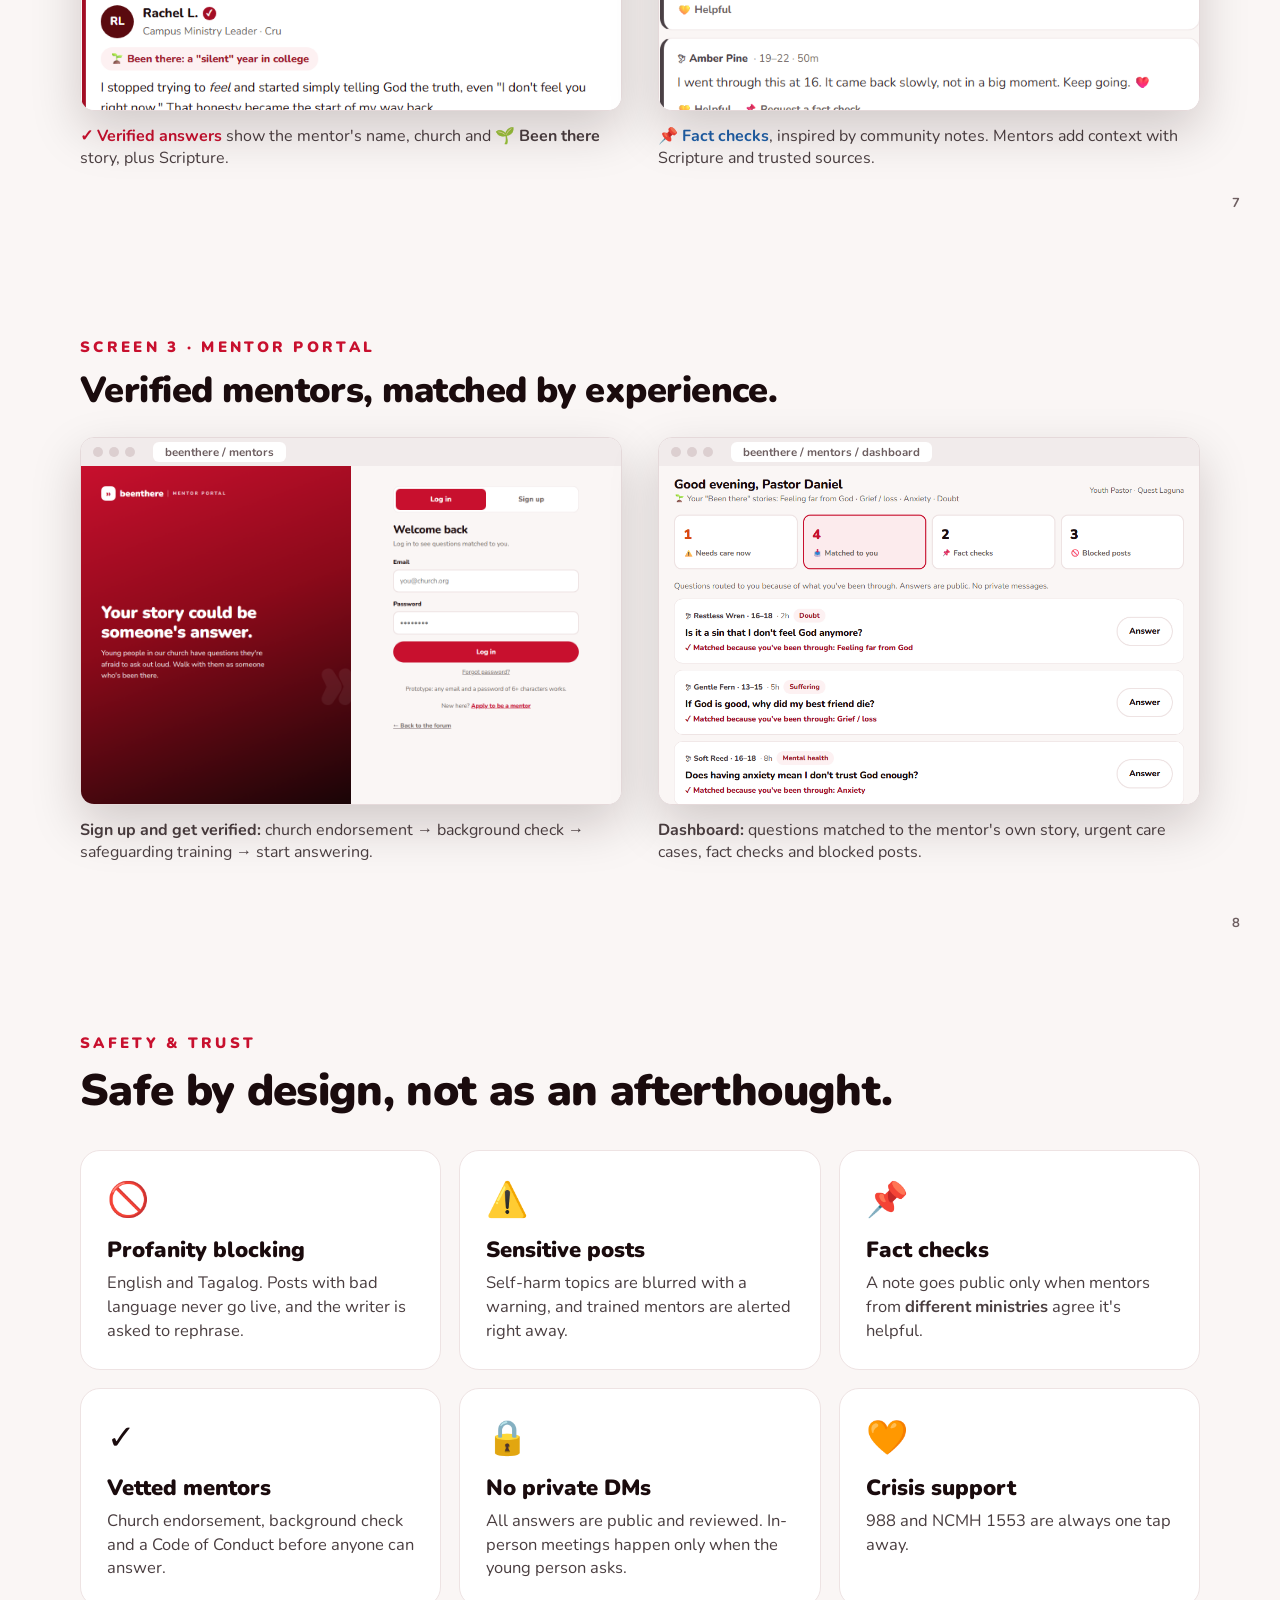
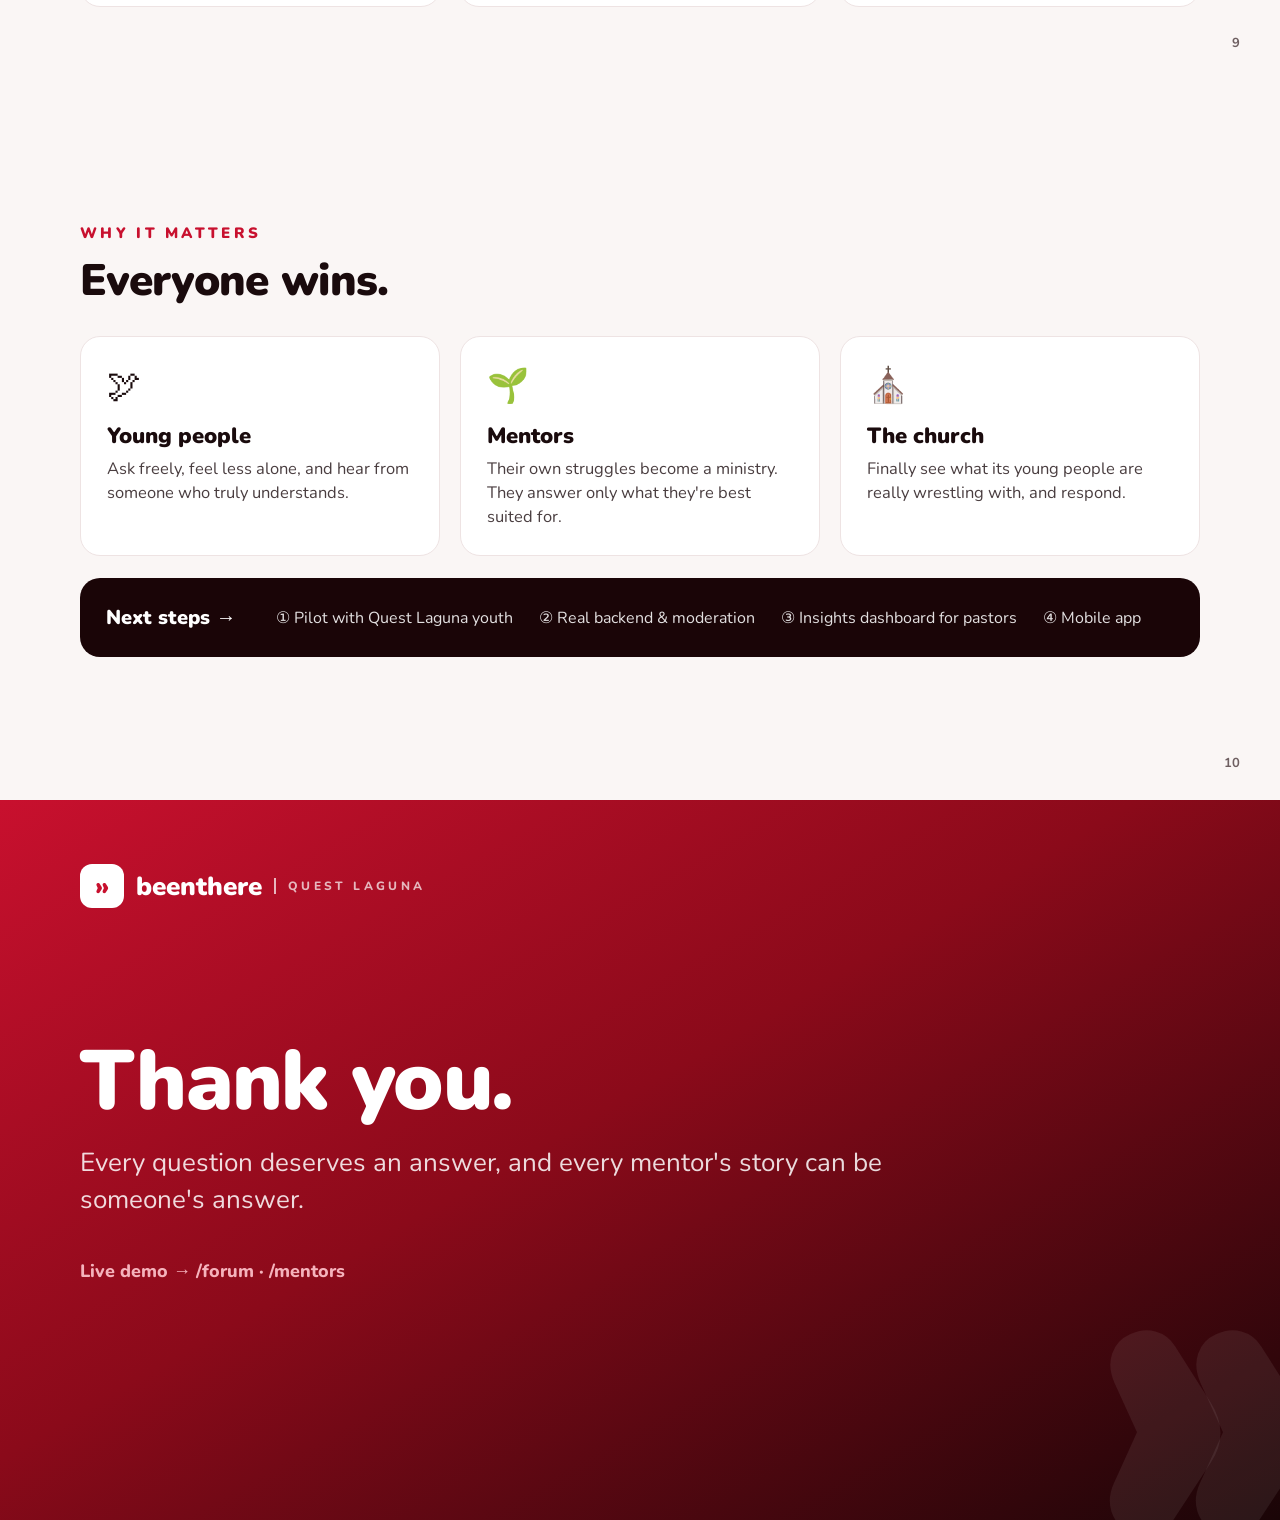
<file: presentation/slides.html>
<!DOCTYPE html>
<html lang="en">
<head>
<meta charset="UTF-8">
<title>Been There · Pitch Deck</title>
<link href="https://fonts.googleapis.com/css2?family=Nunito:wght@400;600;700;800;900&display=swap" rel="stylesheet">
<style>
  @page{size:1280px 720px;margin:0}
  :root{--red:#C8102E;--red-dark:#8B0A1A;--black:#1A0507;--bg:#FAF6F5;--ink:#1A0B0D;--muted:#6E5F61;--line:#EEE3E3;--rose:#FDF1F2;--note:#1D5FA8;--warn:#D9480F;--good:#2E7D4F}
  *{box-sizing:border-box;margin:0;padding:0}
  html,body{background:#555}
  body{font-family:"Nunito","Segoe UI",sans-serif;color:var(--ink);-webkit-print-color-adjust:exact;print-color-adjust:exact}
  .slide{width:1280px;height:720px;position:relative;overflow:hidden;background:var(--bg);page-break-after:always;break-after:page;padding:64px 80px;display:flex;flex-direction:column;justify-content:center}
  .slide:last-child{page-break-after:auto;break-after:auto}
  .dark{background:linear-gradient(150deg,#C8102E 0%,#8B0A1A 45%,#1A0507 100%);color:#fff}
  .chev{position:absolute;font-weight:900;color:rgba(255,255,255,.07);font-size:520px;line-height:1;right:-60px;bottom:-140px;letter-spacing:-80px}
  .logo{display:flex;align-items:center;gap:12px;font-weight:900;font-size:26px;color:var(--red)}
  .dark .logo{color:#fff}
  .mark{width:44px;height:44px;border-radius:12px;background:linear-gradient(135deg,#E0182F,#5A0A0F);display:grid;place-items:center;color:#fff;font-size:26px;font-weight:900}
  .dark .mark{background:#fff;color:var(--red)}
  .church{font-size:12px;letter-spacing:.28em;font-weight:800;opacity:.7;padding-left:12px;border-left:2px solid currentColor}
  .kicker{font-size:15px;font-weight:900;letter-spacing:.22em;text-transform:uppercase;color:var(--red);margin-bottom:14px}
  .dark .kicker{color:#F5B3BC}
  h1{font-size:60px;font-weight:900;line-height:1.08;letter-spacing:-.02em}
  h2{font-size:44px;font-weight:900;line-height:1.12;letter-spacing:-.015em}
  .lead{font-size:22px;color:var(--muted);margin-top:16px;max-width:820px;line-height:1.45}
  .dark .lead{color:rgba(255,255,255,.85)}
  .num{position:absolute;right:40px;bottom:28px;font-size:13px;color:var(--muted);font-weight:700}
  .dark .num{color:rgba(255,255,255,.5)}
  .grid{display:grid;gap:20px;margin-top:40px}
  .g2{grid-template-columns:1fr 1fr}.g3{grid-template-columns:repeat(3,1fr)}.g4{grid-template-columns:repeat(4,1fr)}
  .card{background:#fff;border:1px solid var(--line);border-radius:20px;padding:26px}
  .card .ic{font-size:34px;margin-bottom:12px}
  .card h3{font-size:22px;font-weight:900;margin-bottom:6px}
  .card p{font-size:16.5px;color:#4A3E40;line-height:1.45}
  .pill{display:inline-block;font-size:14px;font-weight:800;padding:5px 14px;border-radius:999px;background:var(--rose);color:#9E1B2A}

  /* screenshot frames */
  .frame{border-radius:14px;overflow:hidden;box-shadow:0 20px 50px rgba(26,5,7,.18);border:1px solid #E5D9DA;background:#fff;position:relative}
  .frame .bar{height:28px;background:#F1EBEB;display:flex;align-items:center;gap:6px;padding-left:12px}
  .frame .bar i{width:10px;height:10px;border-radius:50%;background:#DCCFD0;display:block}
  .frame .bar span{margin-left:12px;font-size:11.5px;color:var(--muted);font-weight:700;background:#fff;padding:2px 12px;border-radius:6px}
  .crop{overflow:hidden;position:relative}
  .crop img{position:absolute;display:block}
  .callouts{display:flex;flex-direction:column;gap:18px}
  .co{display:flex;gap:14px;align-items:flex-start}
  .co b.n{flex-shrink:0;width:34px;height:34px;border-radius:50%;background:var(--red);color:#fff;display:grid;place-items:center;font-size:16px;font-weight:900}
  .co h4{font-size:19px;font-weight:900}
  .co p{font-size:15.5px;color:#4A3E40;line-height:1.4}

  /* flow */
  .flow{display:grid;grid-template-columns:repeat(4,1fr);gap:0;margin-top:56px;position:relative}
  .step{text-align:center;padding:0 14px;position:relative}
  .step .circle{width:96px;height:96px;border-radius:50%;margin:0 auto 18px;display:grid;place-items:center;font-size:42px;background:#fff;border:3px solid var(--red);position:relative;z-index:2}
  .step h3{font-size:21px;font-weight:900;margin-bottom:6px}
  .step p{font-size:15.5px;color:#4A3E40;line-height:1.4}
  .flow:before{content:"";position:absolute;top:48px;left:12%;right:12%;height:3px;background:repeating-linear-gradient(90deg,var(--red) 0 12px,transparent 12px 22px);z-index:1}

  .vs{display:grid;grid-template-columns:1fr 80px 1fr;align-items:center;margin-top:48px}
  .vs .mid{text-align:center;font-weight:900;font-size:22px;color:var(--muted)}
  .bubble{border-radius:20px;padding:28px;font-size:21px;line-height:1.45}
  .b-old{background:#fff;border:2px dashed #D9C3C6;color:var(--muted)}
  .b-new{background:#fff;border:3px solid var(--red);box-shadow:0 16px 40px rgba(200,16,46,.15)}
  .b-new .been{display:inline-block;font-size:15px;font-weight:800;background:var(--rose);color:#9E1B2A;padding:5px 12px;border-radius:999px;margin-bottom:12px}
  .tag{font-size:13px;font-weight:900;letter-spacing:.12em;text-transform:uppercase;margin-bottom:10px;display:block}
</style>
</head>
<body>

<!-- 1 · TITLE -->
<section class="slide dark">
  <div class="chev">›››</div>
  <div class="logo" style="position:absolute;top:64px;left:80px"><div class="mark">»</div>beenthere<span class="church">QUEST LAGUNA</span></div>
  <div style="margin-top:40px">
    <div class="kicker" style="text-transform:none;letter-spacing:.06em;font-size:20px">#HackLaguna 2026</div>
    <h1 style="font-size:72px;max-width:900px">Ask the questions you'd never ask out loud.</h1>
    <p class="lead" style="font-size:24px;max-width:780px">An anonymous space where young people's faith questions are answered by verified mentors who have been through the same thing.</p>
  </div>
</section>

<!-- 2 · PROBLEM -->
<section class="slide">
  <div class="kicker">The problem</div>
  <h2 style="max-width:1000px">Young people have faith questions, but they won't ask them in church.</h2>
  <div class="grid g4">
    <div class="card"><div class="ic">😶</div><h3>Fear of judgment</h3><p>"If I ask this, they'll think I'm not a real Christian."</p></div>
    <div class="card"><div class="ic">👀</div><h3>Everyone can see</h3><p>Parents, friends and leaders are all in the same room.</p></div>
    <div class="card"><div class="ic">🏝</div><h3>"Only me"</h3><p>They assume no one else struggles with the same doubt.</p></div>
    <div class="card"><div class="ic">🌙</div><h3>Wrong moment</h3><p>Sunday is for listening. The real questions come at 1 AM.</p></div>
  </div>
  <p class="lead" style="margin-top:36px">So the questions stay unasked, and some young people quietly drift away.</p>
  <span class="num">2</span>
</section>

<!-- 3 · INSIGHT -->
<section class="slide">
  <div class="kicker">Our insight</div>
  <h2>Young people trust experience more than titles.</h2>
  <div class="vs">
    <div class="bubble b-old"><span class="tag">Typical answer</span>"A pastor answered your question."<br><br>Feels like a lecture from an authority figure.</div>
    <div class="mid">vs</div>
    <div class="bubble b-new"><span class="tag" style="color:var(--red)">Been There</span><span class="been">🌱 Been there: felt spiritually numb at 18</span><br>"Someone who asked this exact question at your age is answering you."</div>
  </div>
  <p class="lead" style="margin-top:36px">We connect young people with mentors based on <b style="color:var(--ink)">what they've lived through</b>, not just their role.</p>
  <span class="num">3</span>
</section>

<!-- 4 · SOLUTION -->
<section class="slide">
  <div class="kicker">The solution</div>
  <h2>Been There: one platform, two experiences.</h2>
  <div class="grid g3">
    <div class="card"><div class="ic">🕊</div><h3>Anonymous Forum</h3><p>Young people ask anything with no name and no account. Others can tap "I've wondered this too" and comment anonymously.</p><br><span class="pill">/forum</span></div>
    <div class="card"><div class="ic">✓</div><h3>Mentor Portal</h3><p>Pastors and leaders verified by their church answer questions matched to their own life experience.</p><br><span class="pill">/mentors</span></div>
    <div class="card"><div class="ic">🛡</div><h3>Built-in Safety</h3><p>Profanity blocking, sensitive-post filtering, crisis support and community fact checks keep it safe and accurate.</p><br><span class="pill">Everywhere</span></div>
  </div>
  <span class="num">4</span>
</section>

<!-- 5 · HOW IT WORKS -->
<section class="slide">
  <div class="kicker">How it works</div>
  <h2>From a question at 1 AM to a real conversation.</h2>
  <div class="flow">
    <div class="step"><div class="circle">✍️</div><h3>1. Ask anonymously</h3><p>A teen posts as "Quiet Sparrow". A language and safety check runs instantly.</p></div>
    <div class="step"><div class="circle">🌱</div><h3>2. Matched</h3><p>The question goes to mentors who went through the same struggle.</p></div>
    <div class="step"><div class="circle">💬</div><h3>3. Answered</h3><p>Verified answers from several ministries, plus anonymous support from peers.</p></div>
    <div class="step"><div class="circle">🤝</div><h3>4. Talk when ready</h3><p>Only if they choose, the teen asks to meet a leader in person.</p></div>
  </div>
  <span class="num">5</span>
</section>

<!-- 6 · FORUM SCREEN -->
<section class="slide" style="display:grid;grid-template-columns:640px 1fr;gap:56px;align-items:center;padding:48px 80px">
  <div class="frame">
    <div class="bar"><i></i><i></i><i></i><span>beenthere / forum</span></div>
    <div class="crop" style="width:640px;height:580px"><img src="shots/forum.png" style="width:1080px;left:-220px;top:-40px"></div>
  </div>
  <div>
    <div class="kicker">Screen 1 · Anonymous forum</div>
    <h2 style="font-size:36px;margin-bottom:28px">Simple enough for anyone to use.</h2>
    <div class="callouts">
      <div class="co"><b class="n">1</b><div><h4>No account needed</h4><p>Everyone gets a gentle alias like "Quiet Sparrow".</p></div></div>
      <div class="co"><b class="n">2</b><div><h4>Two simple filters</h4><p>All / Sensitive / Wholesome, plus topics like Doubt, Prayer and Mental health.</p></div></div>
      <div class="co"><b class="n">3</b><div><h4>"You're not alone"</h4><p>Every post shows "42 wondered this too · 3 verified answers · 12 anonymous".</p></div></div>
      <div class="co"><b class="n">4</b><div><h4>Help is always visible</h4><p>Crisis lines 988 and NCMH 1553 at the top of every page.</p></div></div>
    </div>
  </div>
  <span class="num">6</span>
</section>

<!-- 7 · POST SCREEN -->
<section class="slide" style="padding:48px 80px">
  <div class="kicker">Screen 2 · Answers &amp; comments</div>
  <h2 style="font-size:36px">Two kinds of replies, clearly separated.</h2>
  <div style="display:grid;grid-template-columns:1fr 1fr;gap:36px;margin-top:26px">
    <div>
      <div class="frame">
        <div class="bar"><i></i><i></i><i></i><span>Verified answer</span></div>
        <div class="crop" style="width:540px;height:390px"><img src="shots/post.png" style="width:960px;left:-209px;top:-428px"></div>
      </div>
      <p style="margin-top:14px;font-size:16px;color:#4A3E40"><b style="color:var(--red)">✓ Verified answers</b> show the mentor's name, church and <b>🌱 Been there</b> story, plus Scripture.</p>
    </div>
    <div>
      <div class="frame">
        <div class="bar"><i></i><i></i><i></i><span>Anonymous comment + fact check</span></div>
        <div class="crop" style="width:540px;height:390px"><img src="shots/post.png" style="width:960px;left:-209px;top:-1045px"></div>
      </div>
      <p style="margin-top:14px;font-size:16px;color:#4A3E40"><b style="color:var(--note)">📌 Fact checks</b>, inspired by community notes. Mentors add context with Scripture and trusted sources.</p>
    </div>
  </div>
  <span class="num">7</span>
</section>

<!-- 8 · MENTOR PORTAL -->
<section class="slide" style="padding:48px 80px">
  <div class="kicker">Screen 3 · Mentor portal</div>
  <h2 style="font-size:36px">Verified mentors, matched by experience.</h2>
  <div style="display:grid;grid-template-columns:1fr 1fr;gap:36px;margin-top:26px">
    <div>
      <div class="frame">
        <div class="bar"><i></i><i></i><i></i><span>beenthere / mentors</span></div>
        <div class="crop" style="width:540px;height:338px"><img src="shots/login.png" style="width:540px;left:0;top:0"></div>
      </div>
      <p style="margin-top:14px;font-size:16px;color:#4A3E40"><b>Sign up and get verified:</b> church endorsement → background check → safeguarding training → start answering.</p>
    </div>
    <div>
      <div class="frame">
        <div class="bar"><i></i><i></i><i></i><span>beenthere / mentors / dashboard</span></div>
        <div class="crop" style="width:540px;height:338px"><img src="shots/dashboard.png" style="width:680px;left:-70px;top:-36px"></div>
      </div>
      <p style="margin-top:14px;font-size:16px;color:#4A3E40"><b>Dashboard:</b> questions matched to the mentor's own story, urgent care cases, fact checks and blocked posts.</p>
    </div>
  </div>
  <span class="num">8</span>
</section>

<!-- 9 · SAFETY -->
<section class="slide">
  <div class="kicker">Safety &amp; trust</div>
  <h2>Safe by design, not as an afterthought.</h2>
  <div class="grid g3" style="gap:18px;margin-top:34px">
    <div class="card"><div class="ic">🚫</div><h3>Profanity blocking</h3><p>English and Tagalog. Posts with bad language never go live, and the writer is asked to rephrase.</p></div>
    <div class="card"><div class="ic">⚠️</div><h3>Sensitive posts</h3><p>Self-harm topics are blurred with a warning, and trained mentors are alerted right away.</p></div>
    <div class="card"><div class="ic">📌</div><h3>Fact checks</h3><p>A note goes public only when mentors from <b>different ministries</b> agree it's helpful.</p></div>
    <div class="card"><div class="ic">✓</div><h3>Vetted mentors</h3><p>Church endorsement, background check and a Code of Conduct before anyone can answer.</p></div>
    <div class="card"><div class="ic">🔒</div><h3>No private DMs</h3><p>All answers are public and reviewed. In-person meetings happen only when the young person asks.</p></div>
    <div class="card"><div class="ic">🧡</div><h3>Crisis support</h3><p>988 and NCMH 1553 are always one tap away.</p></div>
  </div>
  <span class="num">9</span>
</section>

<!-- 10 · IMPACT & NEXT -->
<section class="slide">
  <div class="kicker">Why it matters</div>
  <h2>Everyone wins.</h2>
  <div class="grid g3" style="margin-top:30px">
    <div class="card"><div class="ic">🕊</div><h3>Young people</h3><p>Ask freely, feel less alone, and hear from someone who truly understands.</p></div>
    <div class="card"><div class="ic">🌱</div><h3>Mentors</h3><p>Their own struggles become a ministry. They answer only what they're best suited for.</p></div>
    <div class="card"><div class="ic">⛪</div><h3>The church</h3><p>Finally see what its young people are really wrestling with, and respond.</p></div>
  </div>
  <div class="card" style="margin-top:22px;background:var(--black);color:#fff;border:none;display:flex;gap:40px;align-items:center">
    <div style="font-weight:900;font-size:20px;white-space:nowrap">Next steps →</div>
    <div style="display:grid;grid-template-columns:repeat(4,auto);gap:26px;font-size:16px;color:rgba(255,255,255,.88);white-space:nowrap">
      <span>① Pilot with Quest Laguna youth</span><span>② Real backend &amp; moderation</span><span>③ Insights dashboard for pastors</span><span>④ Mobile app</span>
    </div>
  </div>
  <span class="num">10</span>
</section>

<!-- 11 · THANK YOU -->
<section class="slide dark" style="display:flex;flex-direction:column;justify-content:center">
  <div class="chev">›››</div>
  <div class="logo" style="position:absolute;top:64px;left:80px"><div class="mark">»</div>beenthere<span class="church">QUEST LAGUNA</span></div>
  <h1 style="font-size:84px">Thank you.</h1>
  <p class="lead" style="font-size:26px;max-width:860px">Every question deserves an answer, and every mentor's story can be someone's answer.</p>
  <p style="margin-top:40px;font-size:18px;font-weight:800;color:#F5B3BC">Live demo → /forum · /mentors</p>
</section>

<script>
  // preview helper: slides.html?s=3 shows only slide 3
  const s = new URLSearchParams(location.search).get('s');
  if (s) document.querySelectorAll('.slide').forEach((el, i) => { if (i + 1 != s) el.style.display = 'none'; });
</script>
</body>
</html>
</file>
<file: assets/app.css>
@import url("https://fonts.googleapis.com/css2?family=Nunito:wght@400;600;700;800;900&display=swap");

:root{
  --red:#C8102E; --red-dark:#8B0A1A; --black:#1A0507;
  --bg:#FAF6F5; --surface:#fff; --ink:#1A0B0D; --muted:#6E5F61; --line:#EEE3E3;
  --red-soft:#FCEBED; --rose:#FDF1F2;
  --verified:#A30D24; --anon:#4A4045; --anon-soft:#F0EDEE;
  --note:#1D5FA8; --note-soft:#EAF2FC;
  --warn:#D9480F; --warn-soft:#FFF0E6;
  --good:#2E7D4F; --good-soft:#E8F5EC;
  --r:16px;
}
*{box-sizing:border-box;margin:0;padding:0}
body{font-family:"Nunito",-apple-system,"Segoe UI",sans-serif;background:var(--bg);color:var(--ink);font-size:17px;line-height:1.55}
button{font:inherit;cursor:pointer;border:none;background:none;color:inherit}
a{color:inherit}
h1,h2,h3{font-weight:800;letter-spacing:-.01em;line-height:1.3}

/* header */
.header{background:var(--surface);border-bottom:1px solid var(--line);position:sticky;top:0;z-index:50}
.header-in{max-width:760px;margin:0 auto;padding:14px 20px;display:flex;align-items:center;justify-content:space-between;gap:12px}
.header-in.wide{max-width:1000px}
.logo{display:flex;align-items:center;gap:10px;font-weight:900;font-size:21px;color:var(--red);text-decoration:none}
.logo-mark{width:34px;height:34px;border-radius:10px;background:linear-gradient(135deg,#E0182F,#5A0A0F);display:grid;place-items:center;color:#fff;font-size:20px;font-weight:900}
.church{font-size:10.5px;letter-spacing:.26em;color:var(--muted);padding-left:10px;border-left:2px solid var(--line)}

.wrap{max-width:760px;margin:0 auto;padding:22px 20px 60px}
.card{background:var(--surface);border:1px solid var(--line);border-radius:var(--r)}
.btn{display:inline-block;padding:13px 22px;border-radius:999px;font-weight:800;font-size:16px;text-decoration:none;text-align:center}
.btn-red{background:var(--red);color:#fff}
.btn-red:disabled{background:#D9C3C6;cursor:not-allowed}
.btn-line{border:2px solid var(--line);background:var(--surface)}
.btn-white{background:#fff;color:var(--red)}
.small{font-size:14px;color:var(--muted)}

.help-bar{display:flex;align-items:center;gap:10px;background:var(--warn-soft);border:1px solid #FBD5BF;color:#8A3208;padding:10px 16px;border-radius:12px;font-size:15px;margin-bottom:18px}
.help-bar b{color:var(--warn)}

/* ask box */
.ask{padding:22px;margin-bottom:22px}
.ask h1{font-size:24px}
.ask .sub{color:var(--muted);font-size:15.5px;margin:4px 0 14px}
textarea.field{width:100%;min-height:96px;border:2px solid var(--line);border-radius:14px;padding:14px;font:inherit;resize:vertical;background:var(--bg);outline:none}
textarea.field:focus{border-color:var(--red)}
textarea.field.bad{border-color:var(--warn);background:var(--warn-soft)}
.ask-foot{display:flex;justify-content:space-between;align-items:center;margin-top:12px;gap:12px;flex-wrap:wrap}
.who{font-size:15px;color:var(--anon)}
.blocked{display:none;margin-top:12px;padding:12px 14px;border-radius:12px;background:var(--warn-soft);border:1px solid #FBD5BF;color:#8A3208;font-size:15px}
.blocked.show{display:block}
.blocked b{color:var(--warn)}
.checks{display:flex;gap:14px;flex-wrap:wrap;font-size:13.5px;color:var(--muted);margin-top:10px}
.posted{display:none;margin-top:12px;padding:12px 14px;border-radius:12px;background:var(--good-soft);color:var(--good);font-weight:700;font-size:15px}
.posted.show{display:block}

/* filters */
.filter-label{font-size:13px;font-weight:800;color:var(--muted);text-transform:uppercase;letter-spacing:.08em;margin:6px 0 8px}
.seg{display:flex;background:var(--surface);border:1px solid var(--line);border-radius:14px;padding:5px;margin-bottom:16px}
.seg button{flex:1;padding:11px 8px;border-radius:10px;font-weight:800;font-size:15px;color:var(--muted)}
.seg button.active{background:var(--red);color:#fff}
.chips{display:flex;gap:8px;overflow-x:auto;padding-bottom:6px;margin-bottom:18px}
.chip{white-space:nowrap;padding:9px 16px;border-radius:999px;border:2px solid var(--line);background:var(--surface);font-size:15px;font-weight:700;color:var(--muted)}
.chip.active{border-color:var(--red);color:var(--red);background:var(--red-soft)}

/* post card */
.post{display:block;padding:20px;margin-bottom:14px;position:relative;overflow:hidden;text-decoration:none}
a.post:hover{border-color:#E2C9CC}
.meta{display:flex;align-items:center;gap:8px;flex-wrap:wrap;font-size:14px;color:var(--muted);margin-bottom:8px}
.alias{font-weight:800;color:var(--anon)}
.tag{font-size:13px;padding:3px 11px;border-radius:999px;background:var(--rose);color:#9E1B2A;font-weight:800}
.tag-s{background:var(--warn-soft);color:var(--warn)}
.tag-w{background:var(--good-soft);color:var(--good)}
.post h3{font-size:20px;margin-bottom:6px}
.post p{color:#4A3E40;font-size:16px}
.stats{display:flex;gap:18px;margin-top:14px;font-size:14.5px;flex-wrap:wrap;font-weight:800}
.s-m{color:#9E1B2A}.s-v{color:var(--verified)}.s-a{color:var(--anon)}.s-n{color:var(--note)}
.veil{position:absolute;inset:0;background:rgba(255,248,243,.86);backdrop-filter:blur(7px);display:flex;flex-direction:column;align-items:center;justify-content:center;text-align:center;padding:18px;gap:8px}
.veil b{color:var(--warn);font-size:16px}
.veil span{font-size:14px;color:#8A3208;max-width:420px}
.veil .btn{padding:9px 18px;font-size:14px;margin-top:4px;background:var(--surface);border:2px solid #FBD5BF;color:var(--warn)}
.empty{text-align:center;color:var(--muted);padding:40px 0;display:none}

/* post detail */
.back{display:inline-block;color:var(--muted);font-weight:700;font-size:15px;margin-bottom:14px;text-decoration:none}
.q{padding:24px}
.q h1{font-size:26px;margin:6px 0 10px}
.q p{font-size:17px;color:#3A2F31}
.q-actions{display:flex;gap:10px;margin-top:18px;flex-wrap:wrap}
.wonder{background:var(--rose);border:2px solid #F5CDD2;color:#9E1B2A}
.wonder.on{background:var(--red);border-color:var(--red);color:#fff}
.section{display:flex;align-items:center;gap:10px;margin:28px 0 6px}
.section h2{font-size:21px}
.section-sub{color:var(--muted);font-size:15px;margin-bottom:12px}
.agree{padding:14px 18px;background:var(--red-soft);border-radius:14px;font-size:15.5px;margin-bottom:12px}
.agree b{color:var(--red)}
.answer{padding:20px;margin-bottom:12px;border-left:5px solid var(--verified)}
.mentor{display:flex;gap:12px;align-items:center;margin-bottom:10px}
.av{width:44px;height:44px;border-radius:50%;display:grid;place-items:center;color:#fff;font-weight:800;font-size:15px;flex-shrink:0}
.m-name{font-weight:800;display:flex;align-items:center;gap:6px}
.check{width:18px;height:18px;border-radius:50%;background:var(--verified);color:#fff;font-size:11px;display:inline-grid;place-items:center}
.m-role{font-size:14px;color:var(--muted)}
.been{display:inline-block;font-size:14px;background:var(--rose);color:#9E1B2A;padding:5px 12px;border-radius:999px;margin-bottom:10px;font-weight:800}
.verse{margin-top:12px;padding:12px 14px;background:var(--bg);border-radius:10px;font-style:italic;color:#4A3E40}
.verse b{display:block;font-style:normal;font-size:13px;color:var(--muted);margin-top:4px}
.foot{display:flex;gap:16px;margin-top:12px;font-size:14px;color:var(--muted);flex-wrap:wrap;align-items:center}
.foot button{font-weight:700;color:var(--muted)}
.foot button:hover{color:var(--note)}
.comment{padding:16px 18px;margin-bottom:10px;border-left:5px solid var(--anon)}
.comment p{color:#3A2F31}
.reply{padding:18px;margin-top:16px}
.reply h3{font-size:17px;margin-bottom:10px}
.reply .row{display:flex;justify-content:space-between;align-items:center;margin-top:10px;gap:10px;flex-wrap:wrap}
.talk{padding:22px;margin-top:22px;background:linear-gradient(135deg,var(--red),var(--black));color:#fff;border:none;display:flex;justify-content:space-between;align-items:center;gap:16px;flex-wrap:wrap}
.talk h3{font-size:19px}
.talk p{font-size:15px;opacity:.85}

/* community note */
.cnote{margin-top:14px;border:2px solid #C9DDF5;background:var(--note-soft);border-radius:14px;padding:14px 16px}
.cnote-h{display:flex;align-items:center;gap:8px;font-weight:900;color:var(--note);font-size:15px;margin-bottom:6px}
.cnote p{font-size:15.5px;color:#1C3350}
.src{margin-top:10px;display:flex;flex-direction:column;gap:6px}
.src a{font-size:14px;color:var(--note);font-weight:700;text-decoration:none;display:flex;gap:8px;align-items:center}
.src a span{font-size:11px;font-weight:800;padding:2px 8px;border-radius:999px;background:#fff;border:1px solid #C9DDF5}
.cnote-f{margin-top:12px;display:flex;justify-content:space-between;align-items:center;font-size:13.5px;color:#46617F;flex-wrap:wrap;gap:8px}
.rate{display:flex;gap:6px;align-items:center}
.rate button{padding:5px 12px;border-radius:999px;background:#fff;border:1px solid #C9DDF5;font-weight:800;font-size:13px;color:var(--note)}
.rate button.on{background:var(--note);color:#fff}

/* ===== mentor auth ===== */
.auth{min-height:100vh;display:grid;grid-template-columns:1fr 1fr}
.auth-side{background:linear-gradient(160deg,#C8102E 0%,#8B0A1A 45%,#1A0507 100%);color:#fff;padding:48px;display:flex;flex-direction:column;justify-content:space-between;position:relative;overflow:hidden}
.auth-side > div:not(.chev){margin:auto 0}
.auth-side .logo{color:#fff}
.auth-side .logo-mark{background:#fff;color:var(--red)}
.auth-side .church{color:rgba(255,255,255,.7);border-color:rgba(255,255,255,.3)}
.auth-side h1{font-size:40px;font-weight:900;line-height:1.15;max-width:420px}
.auth-side p{font-size:17px;opacity:.85;max-width:420px;margin-top:14px}
.chev{position:absolute;right:-40px;bottom:120px;font-size:220px;font-weight:900;color:rgba(255,255,255,.07);letter-spacing:-30px;pointer-events:none}
.perks{list-style:none;display:flex;flex-direction:column;gap:12px;font-size:15.5px}
.perks li{display:flex;gap:10px}
.auth-main{display:flex;align-items:flex-start;justify-content:center;padding:48px 24px;overflow-y:auto}
.auth-box{width:100%;max-width:440px}
.auth-tabs{display:flex;background:var(--surface);border:1px solid var(--line);border-radius:14px;padding:5px;margin-bottom:24px}
.auth-tabs button{flex:1;padding:12px;border-radius:10px;font-weight:800;color:var(--muted)}
.auth-tabs button.active{background:var(--red);color:#fff}
.auth-box h2{font-size:26px}
.auth-box .lead{color:var(--muted);font-size:15.5px;margin:4px 0 20px}
.form{display:none}.form.active{display:block}
.fld{margin-bottom:16px}
.fld label{display:block;font-weight:800;font-size:14.5px;margin-bottom:6px}
.fld input,.fld select{width:100%;padding:13px 14px;border:2px solid var(--line);border-radius:12px;font:inherit;font-size:16px;background:var(--surface);outline:none}
.fld input:focus,.fld select:focus{border-color:var(--red)}
.fld .hint{font-size:13px;color:var(--muted);margin-top:5px}
.row2{display:grid;grid-template-columns:1fr 1fr;gap:12px}
.pick{display:flex;flex-wrap:wrap;gap:8px}
.pick .chip{font-size:14px;padding:7px 13px}
.agreebox{display:flex;gap:10px;align-items:flex-start;font-size:14.5px;margin-bottom:12px}
.agreebox input{margin-top:5px;width:18px;height:18px;accent-color:var(--red)}
.full{width:100%}
.err{display:none;color:var(--warn);font-weight:700;font-size:14.5px;margin-bottom:12px}
.err.show{display:block}
.divider{text-align:center;color:var(--muted);font-size:14px;margin:18px 0}
.steps-done{display:none;text-align:center;padding:30px 10px}
.steps-done.show{display:block}
.steps-done .big{font-size:52px}
.timeline{text-align:left;margin:20px 0;display:flex;flex-direction:column;gap:12px}
.timeline div{display:flex;gap:12px;align-items:center;font-size:15px}
.timeline .dot{width:28px;height:28px;border-radius:50%;display:grid;place-items:center;font-size:13px;font-weight:900;flex-shrink:0}
.dot.done{background:var(--good);color:#fff}
.dot.now{background:var(--red);color:#fff}
.dot.next{background:var(--line);color:var(--muted)}
.back-forum{display:inline-block;margin-top:24px;font-size:14.5px;color:var(--muted);font-weight:700}

/* ===== mentor dashboard ===== */
.m-wrap{max-width:1000px;margin:0 auto;padding:22px 20px 60px}
.m-hello{display:flex;justify-content:space-between;align-items:center;gap:16px;flex-wrap:wrap;margin-bottom:18px}
.m-hello h1{font-size:24px}
.m-hello p{color:var(--muted);font-size:15px}
.badge-v{display:inline-flex;gap:6px;align-items:center;background:var(--red-soft);color:var(--verified);font-weight:800;font-size:14px;padding:6px 14px;border-radius:999px}
.user{display:flex;align-items:center;gap:10px}
.user .av{width:36px;height:36px;font-size:13px}
.logout{font-weight:700;font-size:14px;color:var(--muted)}
.m-tabs{display:grid;grid-template-columns:repeat(4,1fr);gap:10px;margin-bottom:20px}
.m-tab{padding:16px;border-radius:14px;background:var(--surface);border:2px solid var(--line);text-align:left}
.m-tab .n{font-size:26px;font-weight:900;display:block}
.m-tab .l{font-size:14px;font-weight:700;color:var(--muted)}
.m-tab.active{border-color:var(--red);background:var(--red-soft)}
.m-tab.active .n{color:var(--red)}
.m-tab.urgent .n{color:var(--warn)}
.m-pane{display:none}.m-pane.active{display:block}
.m-item{padding:18px 20px;margin-bottom:12px;display:flex;justify-content:space-between;gap:16px;align-items:center;flex-wrap:wrap}
.m-item h3{font-size:18px;margin:6px 0 4px}
.match{font-size:14.5px;color:var(--verified);font-weight:800}
.flag{font-size:13px;font-weight:800;color:var(--warn);background:var(--warn-soft);padding:3px 10px;border-radius:999px}
.open-ans{padding:18px 20px;margin-bottom:12px;border:2px solid var(--red)}
.tools{display:flex;gap:8px;margin-top:10px;flex-wrap:wrap}
.tool{font-size:14px;font-weight:700;padding:8px 14px;border-radius:10px;border:2px solid var(--line);background:var(--surface)}
.bridge{display:flex;gap:6px;margin-top:10px;flex-wrap:wrap}
.bridge span{font-size:13px;font-weight:800;padding:4px 10px;border-radius:999px;background:#fff;border:1px solid #C9DDF5;color:var(--note)}
.bridge span.wait{color:var(--muted);border-style:dashed}
.blocked-row{padding:16px 20px;margin-bottom:10px;display:flex;justify-content:space-between;gap:12px;align-items:center;flex-wrap:wrap}
.blur-word{background:#3A2F31;color:#3A2F31;border-radius:4px;padding:0 4px}

@media (max-width:860px){
  .auth{grid-template-columns:1fr}
  .auth-side{padding:28px;min-height:auto}
  .auth-side h1{font-size:28px}
  .perks,.chev{display:none}
}
@media (max-width:640px){
  .church{display:none}
  .user .badge-v{display:none}
  .m-tabs{grid-template-columns:repeat(2,1fr)}
  .row2{grid-template-columns:1fr}
}
</file>
